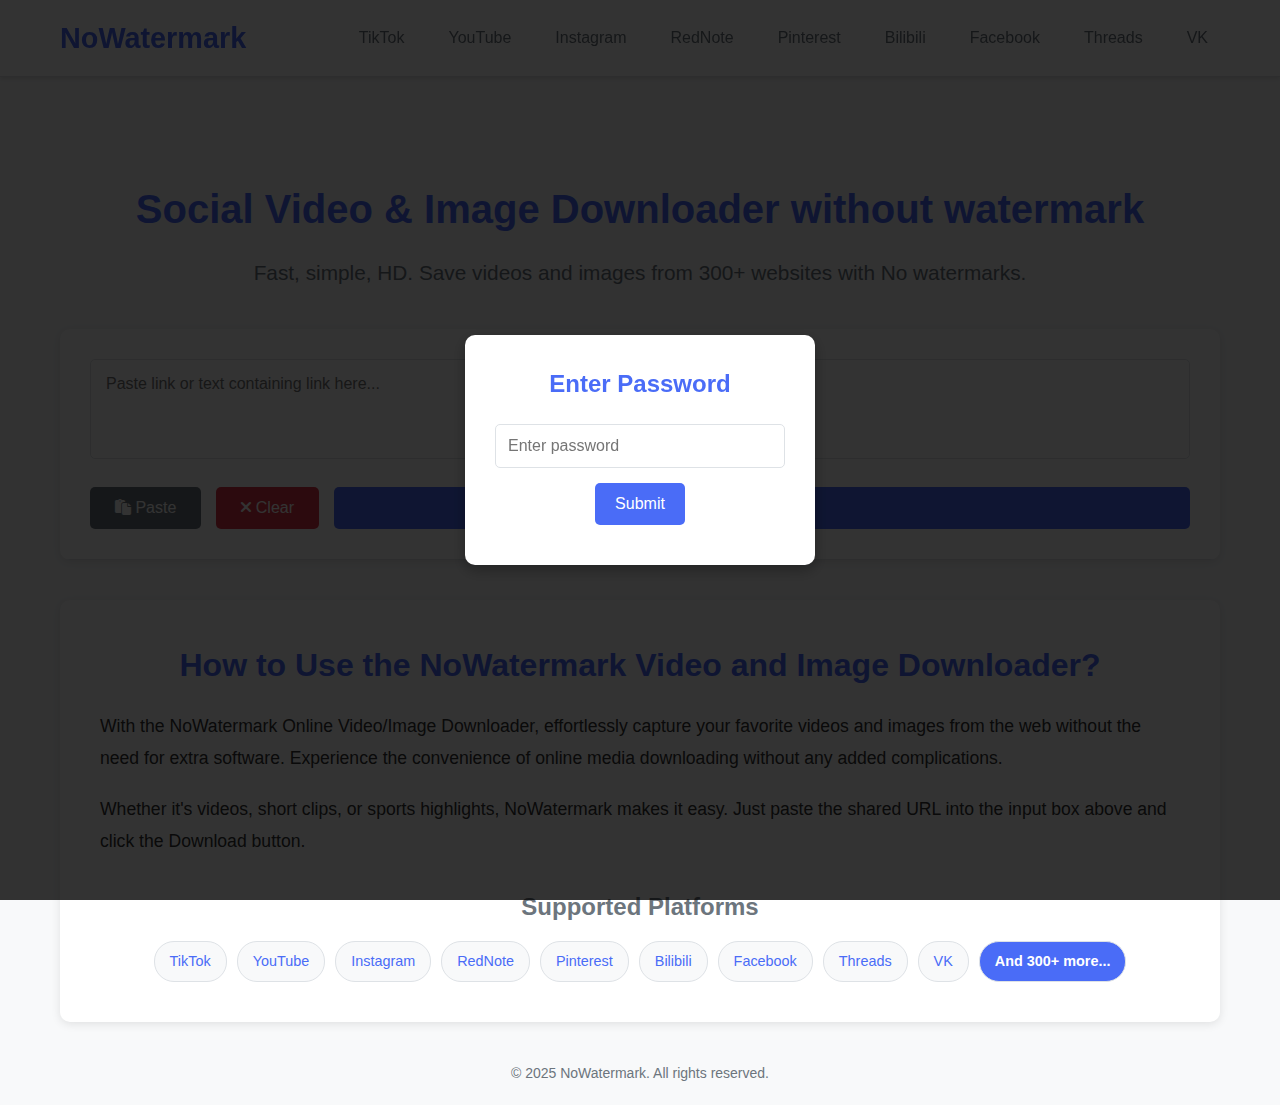
<file: index.html>
<!DOCTYPE html>
<html lang="en">
<head>
    <meta charset="UTF-8">
    <meta name="viewport" content="width=device-width, initial-scale=1.0">
    <title>NoWatermark - Social Video & Image Downloader without watermark</title>
    <link rel="stylesheet" href="css/style.css">
    <link rel="stylesheet" href="https://cdnjs.cloudflare.com/ajax/libs/font-awesome/6.0.0-beta3/css/all.min.css">
</head>
<body>
    <div class="password-modal" id="passwordModal">
        <div class="password-container">
            <h2>Enter Password</h2>
            <input type="password" id="passwordInput" placeholder="Enter password">
            <button id="submitPassword">Submit</button>
            <p id="passwordError" class="error-message"></p>
        </div>
    </div>

    <header class="top-header">
        <div class="container">
            <div class="logo">
                <h1>NoWatermark</h1>
            </div>
            <nav class="platform-nav">
                <a href="#" data-platform="tiktok">TikTok</a>
                <a href="#" data-platform="youtube">YouTube</a>
                <a href="#" data-platform="instagram">Instagram</a>
                <a href="#" data-platform="rednote">RedNote</a>
                <a href="#" data-platform="pinterest">Pinterest</a>
                <a href="#" data-platform="bilibili">Bilibili</a>
                <a href="#" data-platform="facebook">Facebook</a>
                <a href="#" data-platform="threads">Threads</a>
                <a href="#" data-platform="vk">VK</a>
            </nav>
        </div>
    </header>

    <div class="container">
        <section class="hero-section">
            <h2>Social Video & Image Downloader without watermark</h2>
            <p class="subtitle">Fast, simple, HD. Save videos and images from 300+ websites with No watermarks.</p>
        </section>

        <main>
            <div class="input-section">
                <textarea id="urlInput" placeholder="Paste link or text containing link here..."></textarea>
                <div class="button-group">
                    <button id="pasteButton"><i class="fas fa-paste"></i> Paste</button>
                    <button id="clearButton"><i class="fas fa-times"></i> Clear</button>
                    <button id="startButton">Start</button>
                </div>
            </div>

            <div class="result-section" id="resultSection">
                <div class="loader" id="loader">
                    <div class="spinner"></div>
                    <p>Processing...</p>
                </div>
                
                <div class="result-content" id="resultContent">
                    <h2 id="videoTitle"></h2>
                    
                    <div class="media-preview">
                        <div class="preview-container">
                            <h3>Video Preview</h3>
                            <div class="video-container" id="videoPreview"></div>
                            <button id="downloadVideo" class="download-button">
                                <i class="fas fa-download"></i> Download Video
                            </button>
                        </div>
                        
                        <div class="preview-container">
                            <h3>Cover Preview</h3>
                            <div class="image-container" id="coverPreview"></div>
                            <button id="downloadCover" class="download-button">
                                <i class="fas fa-download"></i> Download Cover
                            </button>
                        </div>
                    </div>
                </div>
                
                <div class="error-container" id="errorContainer">
                    <p id="errorMessage"></p>
                </div>
            </div>
        </main>

        <section class="how-to-use">
            <h2>How to Use the NoWatermark Video and Image Downloader?</h2>
            <div class="instructions">
                <p>With the NoWatermark Online Video/Image Downloader, effortlessly capture your favorite videos and images from the web without the need for extra software. Experience the convenience of online media downloading without any added complications.</p>
                
                <p>Whether it's videos, short clips, or sports highlights, NoWatermark makes it easy. Just paste the shared URL into the input box above and click the Download button.</p>
                
                <div class="supported-platforms">
                    <h3>Supported Platforms</h3>
                    <div class="platform-grid">
                        <span class="platform-tag">TikTok</span>
                        <span class="platform-tag">YouTube</span>
                        <span class="platform-tag">Instagram</span>
                        <span class="platform-tag">RedNote</span>
                        <span class="platform-tag">Pinterest</span>
                        <span class="platform-tag">Bilibili</span>
                        <span class="platform-tag">Facebook</span>
                        <span class="platform-tag">Threads</span>
                        <span class="platform-tag">VK</span>
                        <span class="platform-tag">And 300+ more...</span>
                    </div>
                </div>
            </div>
        </section>

        <footer>
            <p>&copy; 2025 NoWatermark. All rights reserved.</p>
        </footer>
    </div>

    <script src="js/script.js"></script>
</body>
</html>
</file>
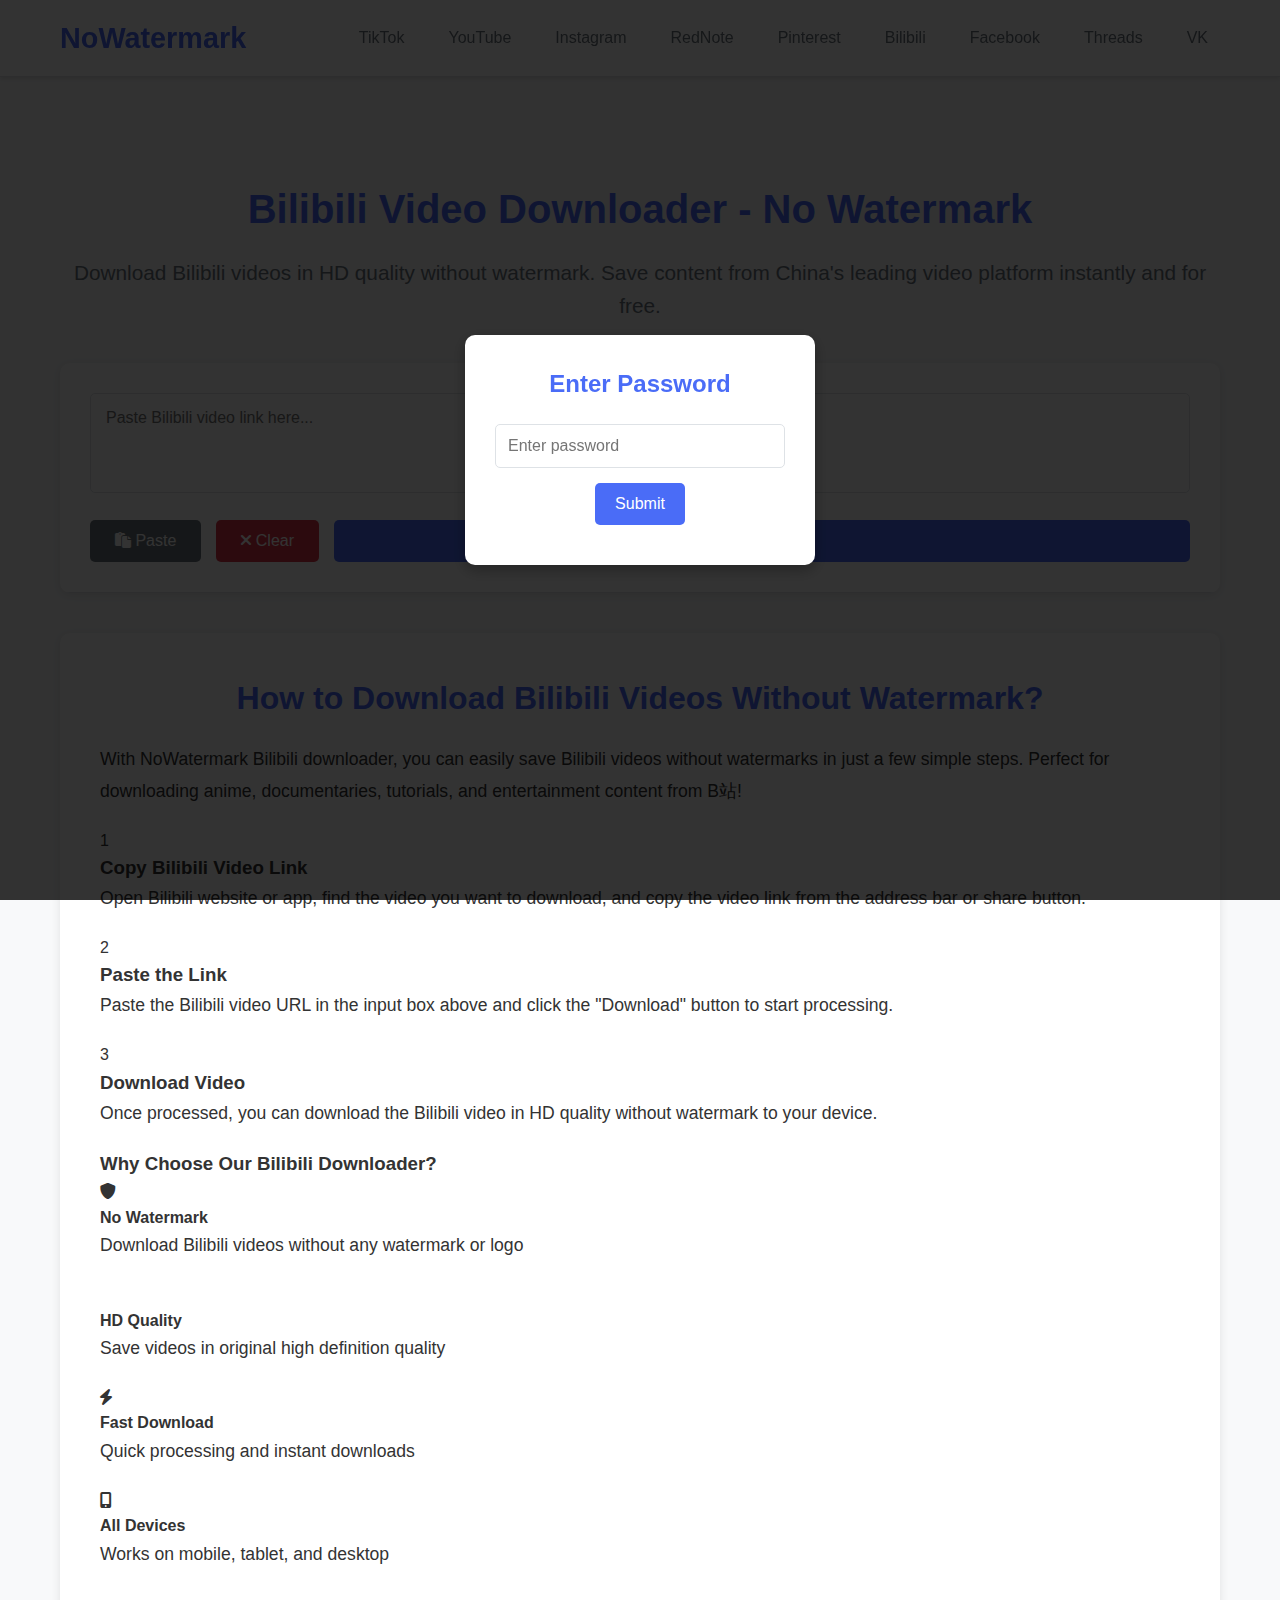
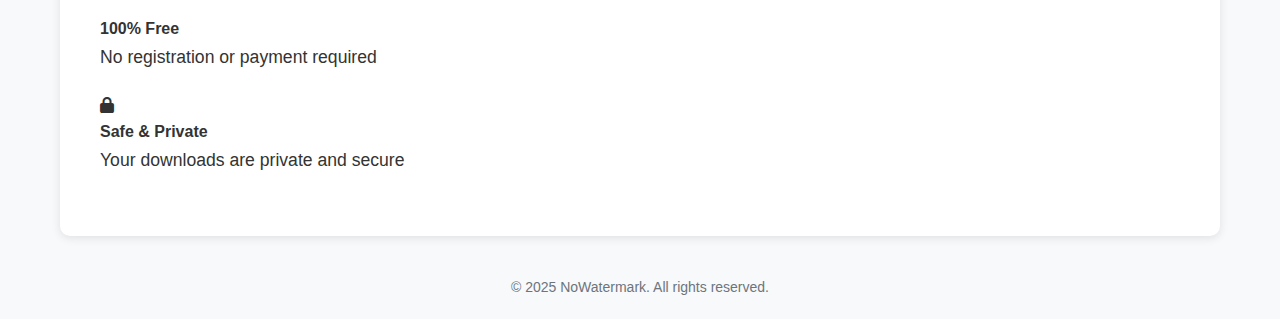
<file: bilibili.html>
<!DOCTYPE html>
<html lang="en">
<head>
    <meta charset="UTF-8">
    <meta name="viewport" content="width=device-width, initial-scale=1.0">
    
    <!-- SEO优化的TDK信息 -->
    <title>Bilibili Video Downloader - Download Bilibili Videos Without Watermark | NoWatermark</title>
    <meta name="description" content="Download Bilibili videos without watermark for free. Save Bilibili content in HD quality from the popular Chinese video platform instantly.">
    <meta name="keywords" content="Bilibili downloader, Bilibili video downloader, download Bilibili without watermark, Bilibili HD download, free Bilibili downloader, save Bilibili videos, B站下载器">
    
    <!-- Open Graph / Facebook -->
    <meta property="og:type" content="website">
    <meta property="og:url" content="https://nowatermark.top/bilibili">
    <meta property="og:title" content="Bilibili Video Downloader - No Watermark | NoWatermark">
    <meta property="og:description" content="Download Bilibili videos without watermark for free. Save Bilibili content in HD quality from the popular Chinese video platform.">
    <meta property="og:image" content="https://nowatermark.top/favicon-192.png">

    <!-- Twitter -->
    <meta property="twitter:card" content="summary_large_image">
    <meta property="twitter:url" content="https://nowatermark.top/bilibili">
    <meta property="twitter:title" content="Bilibili Video Downloader - No Watermark | NoWatermark">
    <meta property="twitter:description" content="Download Bilibili videos without watermark for free. Save Bilibili content in HD quality from the popular Chinese video platform.">
    <meta property="twitter:image" content="https://nowatermark.top/favicon-192.png">
    
    <!-- Favicon -->
    <link rel="icon" type="image/x-icon" href="/favicon.ico">
    <link rel="icon" type="image/png" sizes="32x32" href="/favicon-32.png">
    <link rel="icon" type="image/png" sizes="16x16" href="/favicon-16.png">
    <link rel="icon" type="image/png" sizes="192x192" href="/favicon-192.png">
    <link rel="apple-touch-icon" sizes="180x180" href="/apple-touch-icon.png">
    
    <!-- Schema.org structured data -->
    <script type="application/ld+json">
    {
      "@context": "https://schema.org",
      "@type": "WebApplication",
      "name": "NoWatermark Bilibili Downloader",
      "url": "https://nowatermark.top/bilibili",
      "description": "Free Bilibili video downloader that removes watermarks and saves videos in HD quality",
      "applicationCategory": "MultimediaApplication",
      "operatingSystem": "Web Browser",
      "offers": {
        "@type": "Offer",
        "price": "0",
        "priceCurrency": "USD"
      }
    }
    </script>
    
    <!-- Google Analytics -->
    <script async src="https://www.googletagmanager.com/gtag/js?id=GA_MEASUREMENT_ID"></script>
    <script>
      window.dataLayer = window.dataLayer || [];
      function gtag(){dataLayer.push(arguments);}
      gtag('js', new Date());
      gtag('config', 'GA_MEASUREMENT_ID');
    </script>
    
    <link rel="stylesheet" href="css/style.css">
    <link rel="stylesheet" href="https://cdnjs.cloudflare.com/ajax/libs/font-awesome/6.0.0-beta3/css/all.min.css">
</head>
<body>
    <div class="password-modal" id="passwordModal">
        <div class="password-container">
            <h2>Enter Password</h2>
            <input type="password" id="passwordInput" placeholder="Enter password">
            <button id="submitPassword">Submit</button>
            <p id="passwordError" class="error-message"></p>
        </div>
    </div>

    <header class="top-header">
        <div class="container">
            <div class="logo">
                <h1><a href="index.html" style="text-decoration: none; color: inherit;">NoWatermark</a></h1>
            </div>
            <nav class="platform-nav">
                <a href="tiktok.html" data-platform="tiktok">TikTok</a>
                <a href="youtube.html" data-platform="youtube">YouTube</a>
                <a href="instagram.html" data-platform="instagram">Instagram</a>
                <a href="rednote.html" data-platform="rednote">RedNote</a>
                <a href="pinterest.html" data-platform="pinterest">Pinterest</a>
                <a href="bilibili.html" data-platform="bilibili" class="active">Bilibili</a>
                <a href="facebook.html" data-platform="facebook">Facebook</a>
                <a href="threads.html" data-platform="threads">Threads</a>
                <a href="vk.html" data-platform="vk">VK</a>
            </nav>
        </div>
    </header>

    <div class="container">
        <section class="hero-section">
            <h2>Bilibili Video Downloader - No Watermark</h2>
            <p class="subtitle">Download Bilibili videos in HD quality without watermark. Save content from China's leading video platform instantly and for free.</p>
        </section>

        <main>
            <div class="input-section">
                <textarea id="urlInput" placeholder="Paste Bilibili video link here..."></textarea>
                <div class="button-group">
                    <button id="pasteButton"><i class="fas fa-paste"></i> Paste</button>
                    <button id="clearButton"><i class="fas fa-times"></i> Clear</button>
                    <button id="startButton">Download</button>
                </div>
            </div>

            <div class="result-section" id="resultSection">
                <div class="loader" id="loader">
                    <div class="spinner"></div>
                    <p>Processing Bilibili video...</p>
                </div>
                
                <div class="result-content" id="resultContent">
                    <h2 id="videoTitle"></h2>
                    
                    <div class="media-preview">
                        <div class="preview-container">
                            <h3>Video Preview</h3>
                            <div class="video-container" id="videoPreview"></div>
                            <button id="downloadVideo" class="download-button">
                                <i class="fas fa-download"></i> Download Video
                            </button>
                        </div>
                        
                        <div class="preview-container">
                            <h3>Thumbnail Preview</h3>
                            <div class="image-container" id="coverPreview"></div>
                            <button id="downloadCover" class="download-button">
                                <i class="fas fa-download"></i> Download Thumbnail
                            </button>
                        </div>
                    </div>
                </div>
                
                <div class="error-container" id="errorContainer">
                    <p id="errorMessage"></p>
                </div>
            </div>
        </main>

        <section class="how-to-use">
            <h2>How to Download Bilibili Videos Without Watermark?</h2>
            <div class="instructions">
                <p>With NoWatermark Bilibili downloader, you can easily save Bilibili videos without watermarks in just a few simple steps. Perfect for downloading anime, documentaries, tutorials, and entertainment content from B站!</p>
                
                <div class="steps">
                    <div class="step">
                        <div class="step-number">1</div>
                        <div class="step-content">
                            <h3>Copy Bilibili Video Link</h3>
                            <p>Open Bilibili website or app, find the video you want to download, and copy the video link from the address bar or share button.</p>
                        </div>
                    </div>
                    
                    <div class="step">
                        <div class="step-number">2</div>
                        <div class="step-content">
                            <h3>Paste the Link</h3>
                            <p>Paste the Bilibili video URL in the input box above and click the "Download" button to start processing.</p>
                        </div>
                    </div>
                    
                    <div class="step">
                        <div class="step-number">3</div>
                        <div class="step-content">
                            <h3>Download Video</h3>
                            <p>Once processed, you can download the Bilibili video in HD quality without watermark to your device.</p>
                        </div>
                    </div>
                </div>
                
                <div class="features">
                    <h3>Why Choose Our Bilibili Downloader?</h3>
                    <div class="feature-grid">
                        <div class="feature-item">
                            <i class="fas fa-shield-alt"></i>
                            <h4>No Watermark</h4>
                            <p>Download Bilibili videos without any watermark or logo</p>
                        </div>
                        <div class="feature-item">
                            <i class="fas fa-hd-video"></i>
                            <h4>HD Quality</h4>
                            <p>Save videos in original high definition quality</p>
                        </div>
                        <div class="feature-item">
                            <i class="fas fa-bolt"></i>
                            <h4>Fast Download</h4>
                            <p>Quick processing and instant downloads</p>
                        </div>
                        <div class="feature-item">
                            <i class="fas fa-mobile-alt"></i>
                            <h4>All Devices</h4>
                            <p>Works on mobile, tablet, and desktop</p>
                        </div>
                        <div class="feature-item">
                            <i class="fas fa-free"></i>
                            <h4>100% Free</h4>
                            <p>No registration or payment required</p>
                        </div>
                        <div class="feature-item">
                            <i class="fas fa-lock"></i>
                            <h4>Safe & Private</h4>
                            <p>Your downloads are private and secure</p>
                        </div>
                    </div>
                </div>
            </div>
        </section>

        <footer>
            <p>&copy; 2025 NoWatermark. All rights reserved.</p>
        </footer>
    </div>

    <script src="js/script.js"></script>
</body>
</html>
</file>
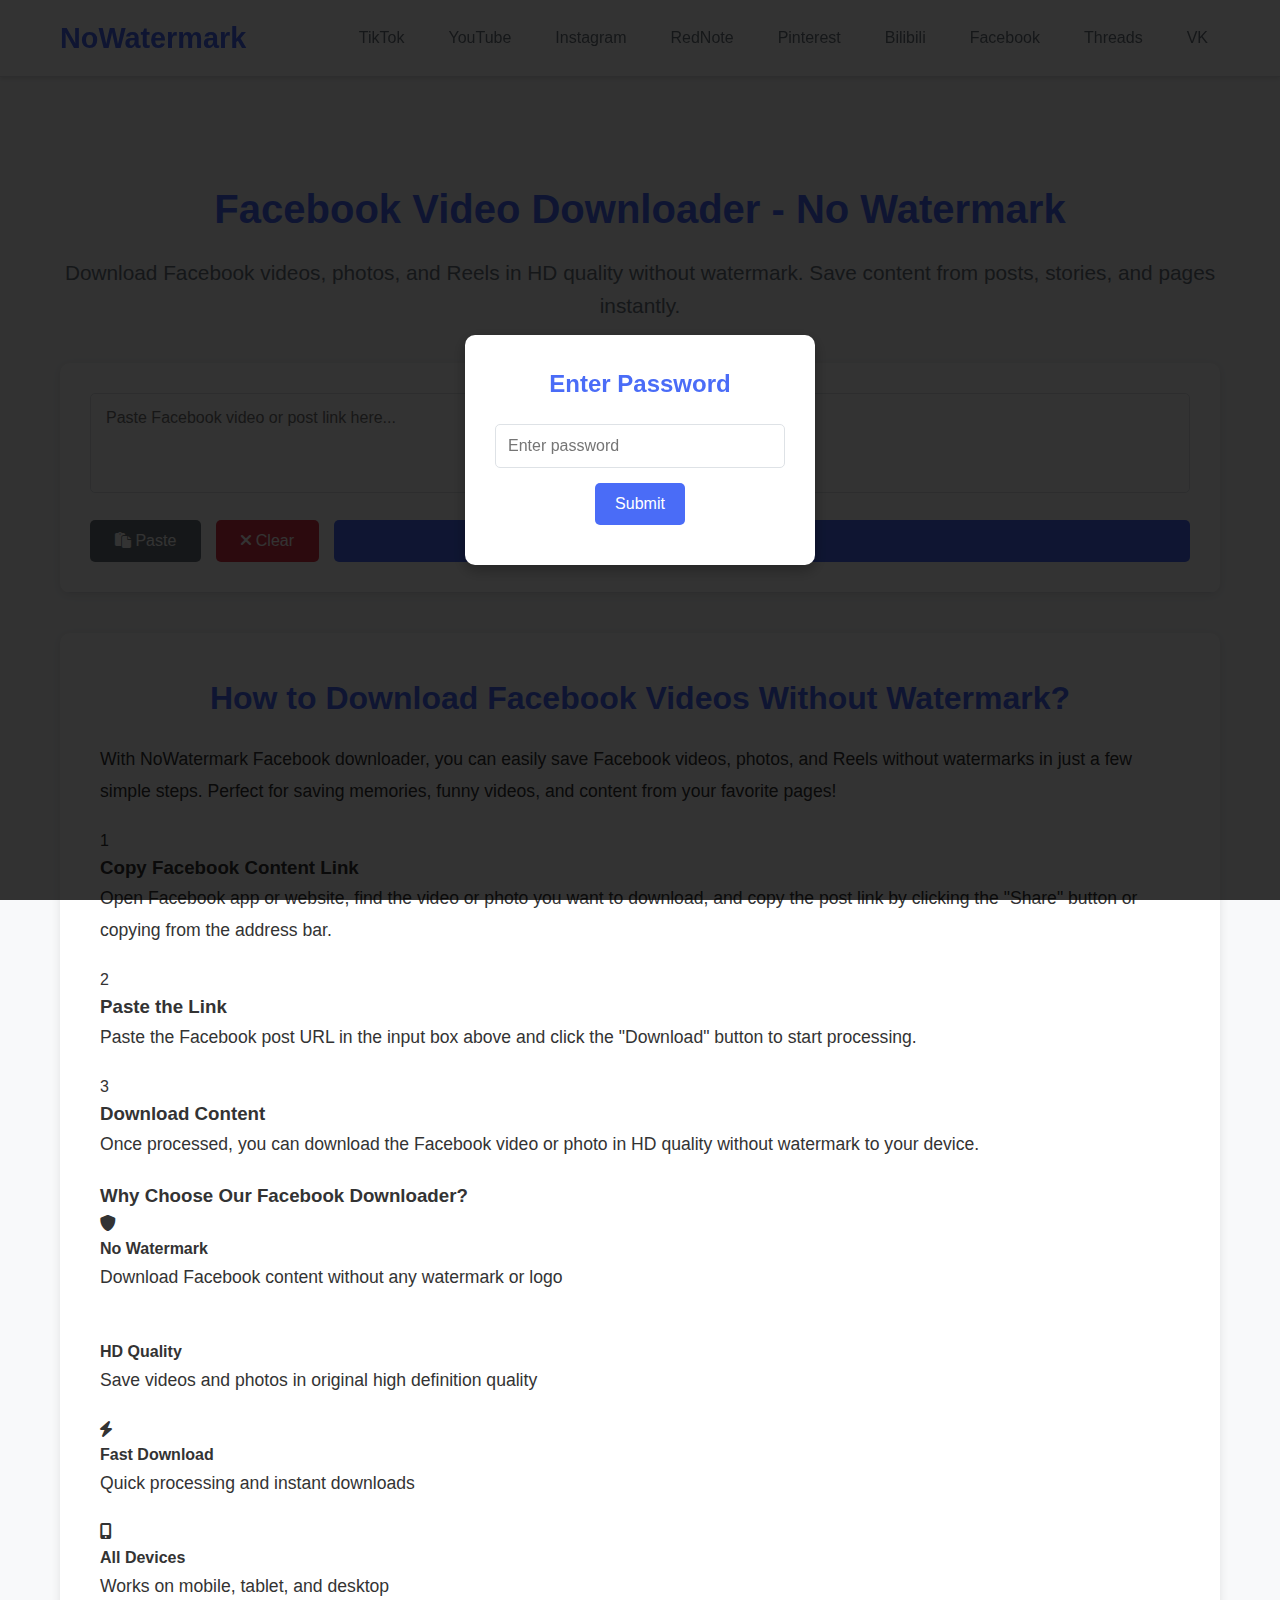
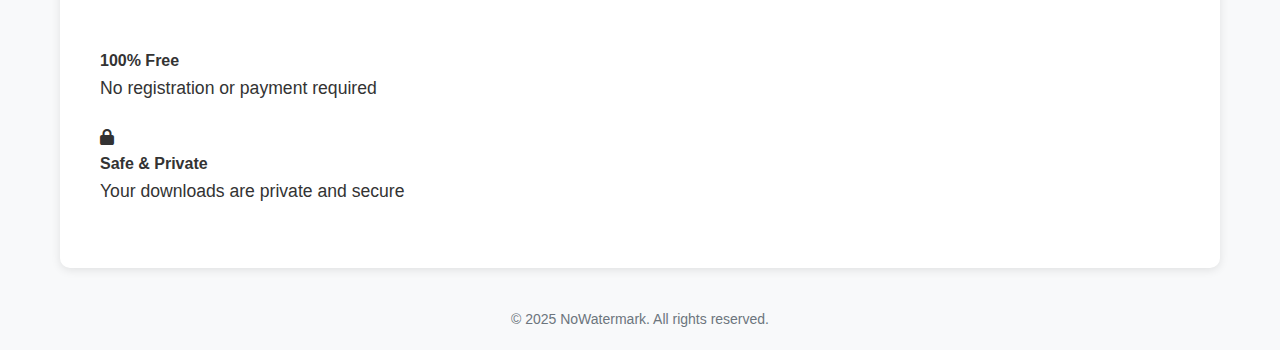
<file: facebook.html>
<!DOCTYPE html>
<html lang="en">
<head>
    <meta charset="UTF-8">
    <meta name="viewport" content="width=device-width, initial-scale=1.0">
    
    <!-- SEO优化的TDK信息 -->
    <title>Facebook Video Downloader - Download Facebook Videos Without Watermark | NoWatermark</title>
    <meta name="description" content="Download Facebook videos and photos without watermark for free. Save Facebook posts, stories, and Reels in HD quality from the world's largest social network.">
    <meta name="keywords" content="Facebook downloader, Facebook video downloader, download Facebook without watermark, Facebook HD download, free Facebook downloader, save Facebook videos, Facebook photo downloader">
    
    <!-- Open Graph / Facebook -->
    <meta property="og:type" content="website">
    <meta property="og:url" content="https://nowatermark.top/facebook">
    <meta property="og:title" content="Facebook Video Downloader - No Watermark | NoWatermark">
    <meta property="og:description" content="Download Facebook videos and photos without watermark for free. Save Facebook posts and content in HD quality instantly.">
    <meta property="og:image" content="https://nowatermark.top/favicon-192.png">

    <!-- Twitter -->
    <meta property="twitter:card" content="summary_large_image">
    <meta property="twitter:url" content="https://nowatermark.top/facebook">
    <meta property="twitter:title" content="Facebook Video Downloader - No Watermark | NoWatermark">
    <meta property="twitter:description" content="Download Facebook videos and photos without watermark for free. Save Facebook posts and content in HD quality instantly.">
    <meta property="twitter:image" content="https://nowatermark.top/favicon-192.png">
    
    <!-- Favicon -->
    <link rel="icon" type="image/x-icon" href="/favicon.ico">
    <link rel="icon" type="image/png" sizes="32x32" href="/favicon-32.png">
    <link rel="icon" type="image/png" sizes="16x16" href="/favicon-16.png">
    <link rel="icon" type="image/png" sizes="192x192" href="/favicon-192.png">
    <link rel="apple-touch-icon" sizes="180x180" href="/apple-touch-icon.png">
    
    <!-- Schema.org structured data -->
    <script type="application/ld+json">
    {
      "@context": "https://schema.org",
      "@type": "WebApplication",
      "name": "NoWatermark Facebook Downloader",
      "url": "https://nowatermark.top/facebook",
      "description": "Free Facebook video and photo downloader that removes watermarks and saves content in HD quality",
      "applicationCategory": "MultimediaApplication",
      "operatingSystem": "Web Browser",
      "offers": {
        "@type": "Offer",
        "price": "0",
        "priceCurrency": "USD"
      }
    }
    </script>
    
    <!-- Google Analytics -->
    <script async src="https://www.googletagmanager.com/gtag/js?id=GA_MEASUREMENT_ID"></script>
    <script>
      window.dataLayer = window.dataLayer || [];
      function gtag(){dataLayer.push(arguments);}
      gtag('js', new Date());
      gtag('config', 'GA_MEASUREMENT_ID');
    </script>
    
    <link rel="stylesheet" href="css/style.css">
    <link rel="stylesheet" href="https://cdnjs.cloudflare.com/ajax/libs/font-awesome/6.0.0-beta3/css/all.min.css">
</head>
<body>
    <div class="password-modal" id="passwordModal">
        <div class="password-container">
            <h2>Enter Password</h2>
            <input type="password" id="passwordInput" placeholder="Enter password">
            <button id="submitPassword">Submit</button>
            <p id="passwordError" class="error-message"></p>
        </div>
    </div>

    <header class="top-header">
        <div class="container">
            <div class="logo">
                <h1><a href="index.html" style="text-decoration: none; color: inherit;">NoWatermark</a></h1>
            </div>
            <nav class="platform-nav">
                <a href="tiktok.html" data-platform="tiktok">TikTok</a>
                <a href="youtube.html" data-platform="youtube">YouTube</a>
                <a href="instagram.html" data-platform="instagram">Instagram</a>
                <a href="rednote.html" data-platform="rednote">RedNote</a>
                <a href="pinterest.html" data-platform="pinterest">Pinterest</a>
                <a href="bilibili.html" data-platform="bilibili">Bilibili</a>
                <a href="facebook.html" data-platform="facebook" class="active">Facebook</a>
                <a href="threads.html" data-platform="threads">Threads</a>
                <a href="vk.html" data-platform="vk">VK</a>
            </nav>
        </div>
    </header>

    <div class="container">
        <section class="hero-section">
            <h2>Facebook Video Downloader - No Watermark</h2>
            <p class="subtitle">Download Facebook videos, photos, and Reels in HD quality without watermark. Save content from posts, stories, and pages instantly.</p>
        </section>

        <main>
            <div class="input-section">
                <textarea id="urlInput" placeholder="Paste Facebook video or post link here..."></textarea>
                <div class="button-group">
                    <button id="pasteButton"><i class="fas fa-paste"></i> Paste</button>
                    <button id="clearButton"><i class="fas fa-times"></i> Clear</button>
                    <button id="startButton">Download</button>
                </div>
            </div>

            <div class="result-section" id="resultSection">
                <div class="loader" id="loader">
                    <div class="spinner"></div>
                    <p>Processing Facebook content...</p>
                </div>
                
                <div class="result-content" id="resultContent">
                    <h2 id="videoTitle"></h2>
                    
                    <div class="media-preview">
                        <div class="preview-container">
                            <h3>Video Preview</h3>
                            <div class="video-container" id="videoPreview"></div>
                            <button id="downloadVideo" class="download-button">
                                <i class="fas fa-download"></i> Download Video
                            </button>
                        </div>
                        
                        <div class="preview-container">
                            <h3>Thumbnail Preview</h3>
                            <div class="image-container" id="coverPreview"></div>
                            <button id="downloadCover" class="download-button">
                                <i class="fas fa-download"></i> Download Photo
                            </button>
                        </div>
                    </div>
                </div>
                
                <div class="error-container" id="errorContainer">
                    <p id="errorMessage"></p>
                </div>
            </div>
        </main>

        <section class="how-to-use">
            <h2>How to Download Facebook Videos Without Watermark?</h2>
            <div class="instructions">
                <p>With NoWatermark Facebook downloader, you can easily save Facebook videos, photos, and Reels without watermarks in just a few simple steps. Perfect for saving memories, funny videos, and content from your favorite pages!</p>
                
                <div class="steps">
                    <div class="step">
                        <div class="step-number">1</div>
                        <div class="step-content">
                            <h3>Copy Facebook Content Link</h3>
                            <p>Open Facebook app or website, find the video or photo you want to download, and copy the post link by clicking the "Share" button or copying from the address bar.</p>
                        </div>
                    </div>
                    
                    <div class="step">
                        <div class="step-number">2</div>
                        <div class="step-content">
                            <h3>Paste the Link</h3>
                            <p>Paste the Facebook post URL in the input box above and click the "Download" button to start processing.</p>
                        </div>
                    </div>
                    
                    <div class="step">
                        <div class="step-number">3</div>
                        <div class="step-content">
                            <h3>Download Content</h3>
                            <p>Once processed, you can download the Facebook video or photo in HD quality without watermark to your device.</p>
                        </div>
                    </div>
                </div>
                
                <div class="features">
                    <h3>Why Choose Our Facebook Downloader?</h3>
                    <div class="feature-grid">
                        <div class="feature-item">
                            <i class="fas fa-shield-alt"></i>
                            <h4>No Watermark</h4>
                            <p>Download Facebook content without any watermark or logo</p>
                        </div>
                        <div class="feature-item">
                            <i class="fas fa-hd-video"></i>
                            <h4>HD Quality</h4>
                            <p>Save videos and photos in original high definition quality</p>
                        </div>
                        <div class="feature-item">
                            <i class="fas fa-bolt"></i>
                            <h4>Fast Download</h4>
                            <p>Quick processing and instant downloads</p>
                        </div>
                        <div class="feature-item">
                            <i class="fas fa-mobile-alt"></i>
                            <h4>All Devices</h4>
                            <p>Works on mobile, tablet, and desktop</p>
                        </div>
                        <div class="feature-item">
                            <i class="fas fa-free"></i>
                            <h4>100% Free</h4>
                            <p>No registration or payment required</p>
                        </div>
                        <div class="feature-item">
                            <i class="fas fa-lock"></i>
                            <h4>Safe & Private</h4>
                            <p>Your downloads are private and secure</p>
                        </div>
                    </div>
                </div>
            </div>
        </section>

        <footer>
            <p>&copy; 2025 NoWatermark. All rights reserved.</p>
        </footer>
    </div>

    <script src="js/script.js"></script>
</body>
</html>
</file>
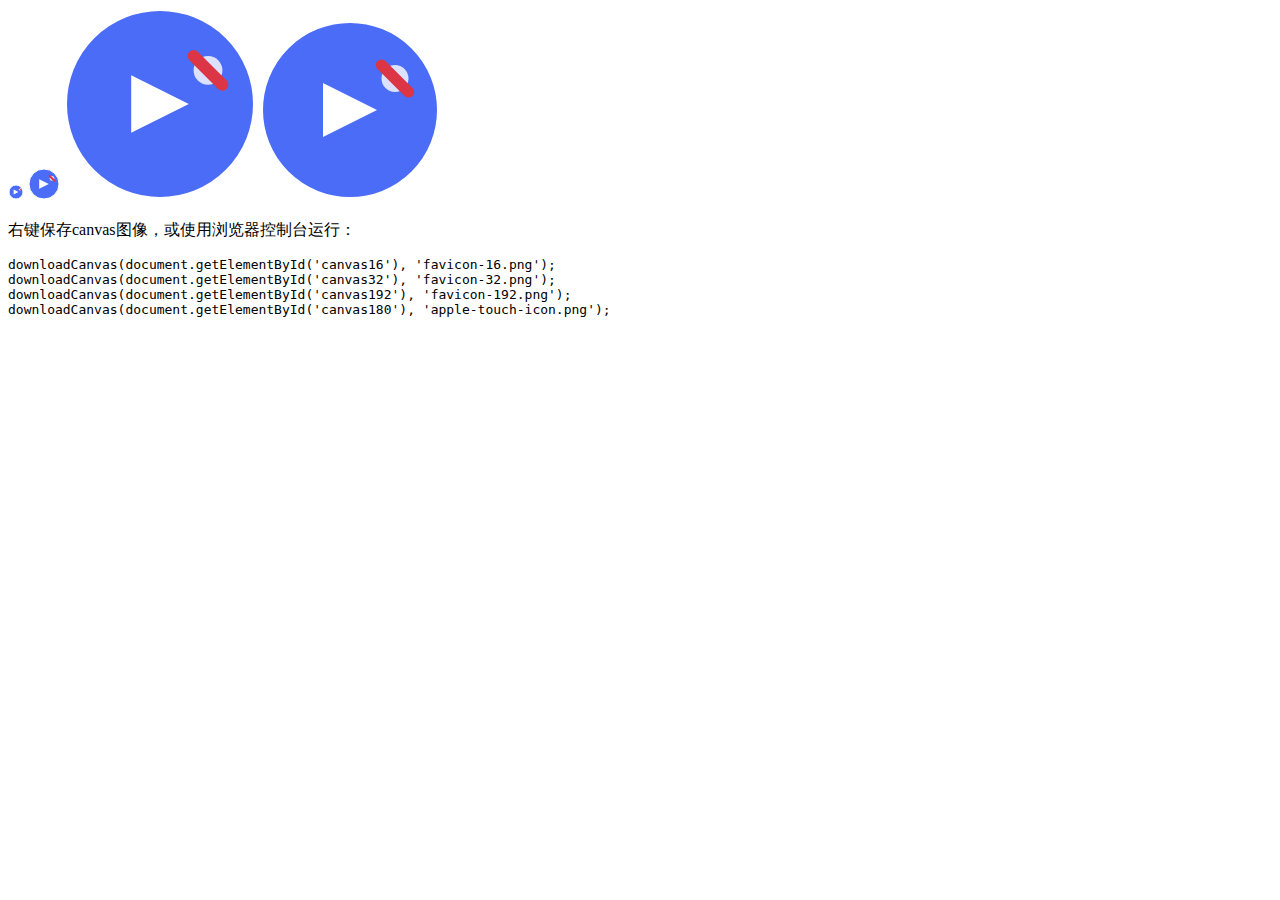
<file: favicon-generator.html>
<!DOCTYPE html>
<html>
<head>
<title>Favicon Generator</title>
</head>
<body>
<canvas id="canvas16" width="16" height="16"></canvas>
<canvas id="canvas32" width="32" height="32"></canvas>
<canvas id="canvas192" width="192" height="192"></canvas>
<canvas id="canvas180" width="180" height="180"></canvas>

<script>
function drawIcon(canvas, size) {
    const ctx = canvas.getContext('2d');
    const center = size / 2;
    
    // Background circle
    ctx.fillStyle = '#4a6cf7';
    ctx.beginPath();
    ctx.arc(center, center, size/2 - 1, 0, 2 * Math.PI);
    ctx.fill();
    
    // White border
    ctx.strokeStyle = '#ffffff';
    ctx.lineWidth = size > 32 ? 4 : 1;
    ctx.stroke();
    
    // Play button
    ctx.fillStyle = 'white';
    ctx.beginPath();
    const playSize = size * 0.3;
    ctx.moveTo(center - playSize/2, center - playSize/2);
    ctx.lineTo(center - playSize/2, center + playSize/2);
    ctx.lineTo(center + playSize/2, center);
    ctx.closePath();
    ctx.fill();
    
    // No watermark symbol (crossed water drop)
    ctx.save();
    ctx.translate(center + size/4, center - size/4);
    const dropSize = size * 0.15;
    
    // Water drop
    ctx.fillStyle = 'rgba(255, 255, 255, 0.8)';
    ctx.beginPath();
    ctx.arc(0, dropSize/2, dropSize/2, 0, 2 * Math.PI);
    ctx.fill();
    
    // Cross line
    ctx.strokeStyle = '#dc3545';
    ctx.lineWidth = Math.max(1, size/16);
    ctx.lineCap = 'round';
    ctx.beginPath();
    ctx.moveTo(-dropSize/2, 0);
    ctx.lineTo(dropSize/2, dropSize);
    ctx.stroke();
    
    ctx.restore();
}

// Draw different sizes
drawIcon(document.getElementById('canvas16'), 16);
drawIcon(document.getElementById('canvas32'), 32);
drawIcon(document.getElementById('canvas192'), 192);
drawIcon(document.getElementById('canvas180'), 180);

// Download function
function downloadCanvas(canvas, filename) {
    const link = document.createElement('a');
    link.download = filename;
    link.href = canvas.toDataURL();
    link.click();
}

// Auto download (you can uncomment to use)
// downloadCanvas(document.getElementById('canvas16'), 'favicon-16.png');
// downloadCanvas(document.getElementById('canvas32'), 'favicon-32.png');
// downloadCanvas(document.getElementById('canvas192'), 'favicon-192.png');
// downloadCanvas(document.getElementById('canvas180'), 'apple-touch-icon.png');
</script>

<p>右键保存canvas图像，或使用浏览器控制台运行：</p>
<pre>
downloadCanvas(document.getElementById('canvas16'), 'favicon-16.png');
downloadCanvas(document.getElementById('canvas32'), 'favicon-32.png');
downloadCanvas(document.getElementById('canvas192'), 'favicon-192.png');
downloadCanvas(document.getElementById('canvas180'), 'apple-touch-icon.png');
</pre>

</body>
</html>
</file>
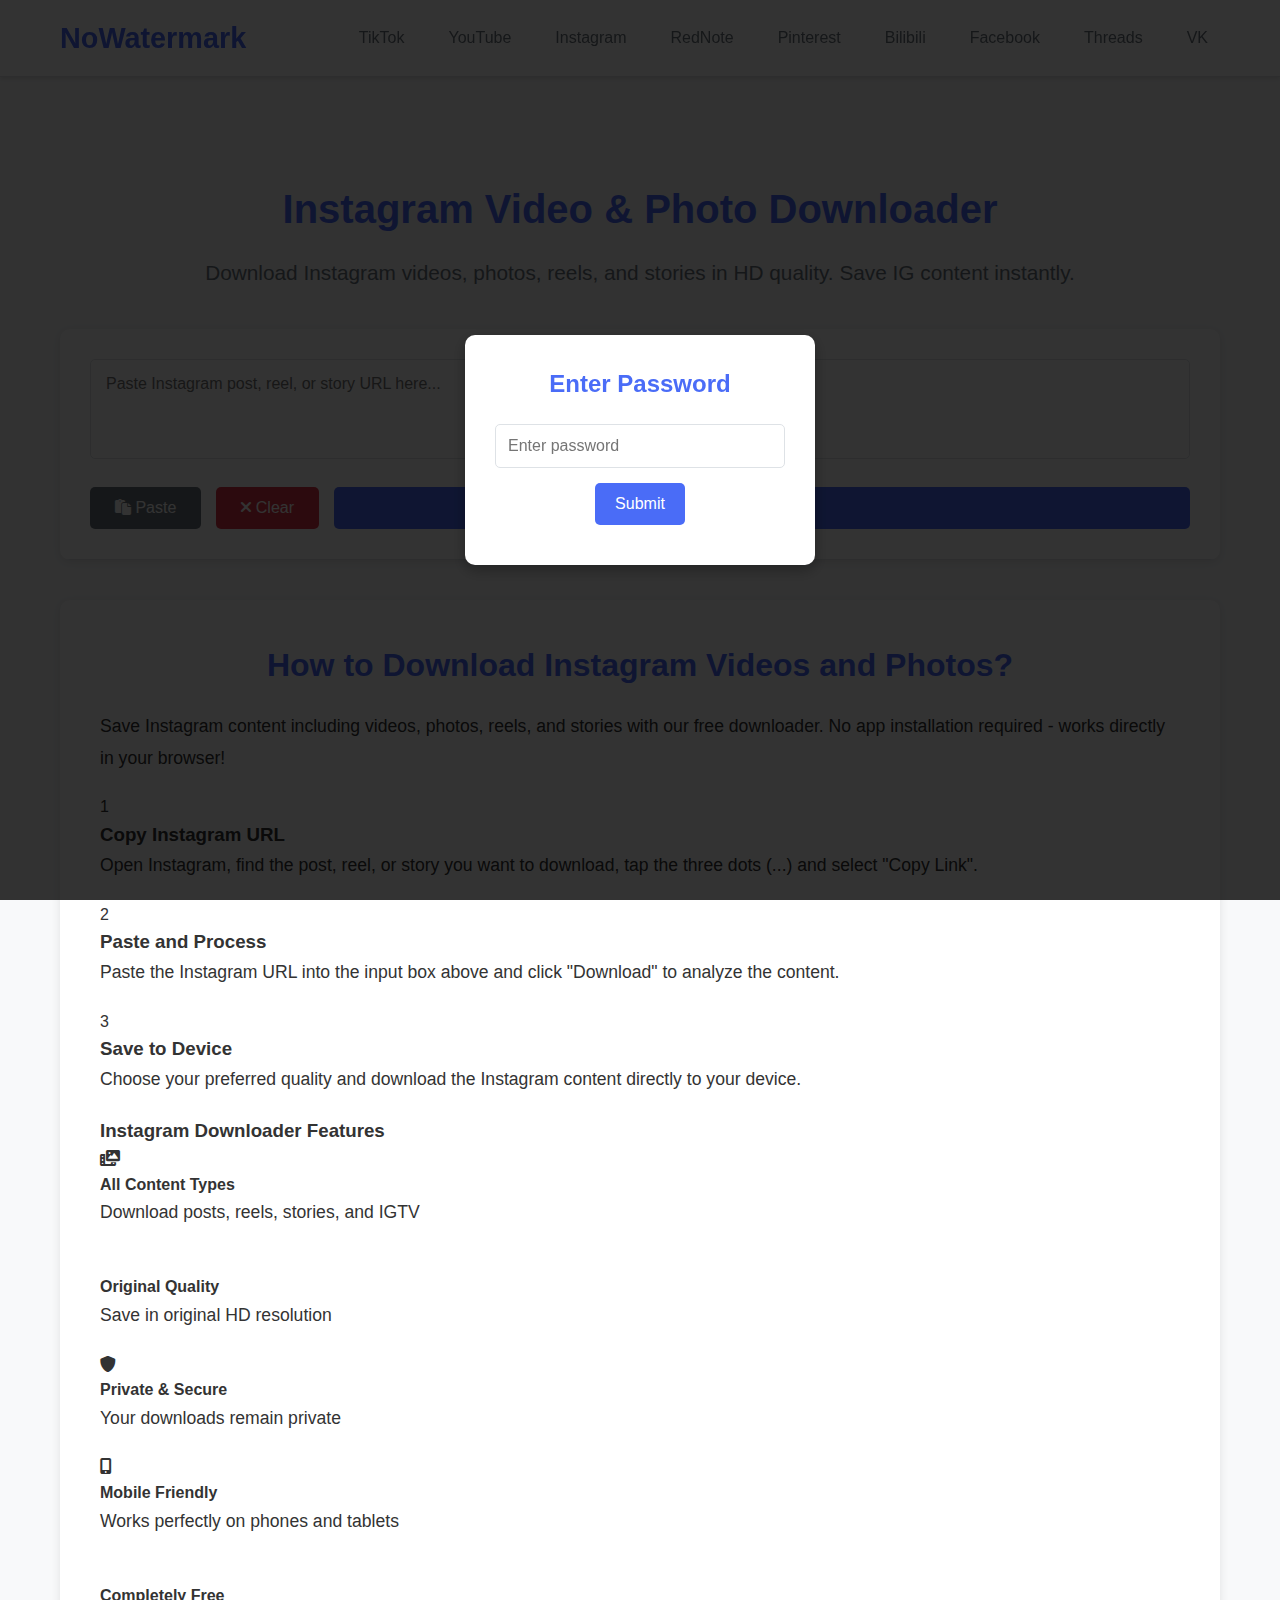
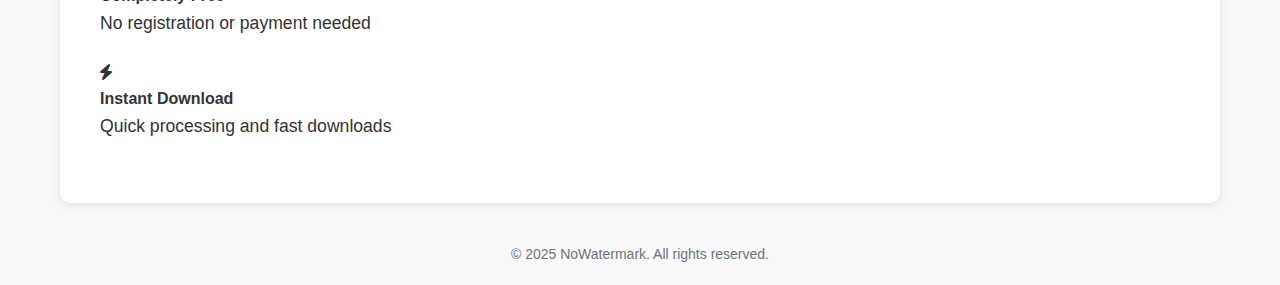
<file: instagram.html>
<!DOCTYPE html>
<html lang="en">
<head>
    <meta charset="UTF-8">
    <meta name="viewport" content="width=device-width, initial-scale=1.0">
    
    <!-- SEO优化的TDK信息 -->
    <title>Instagram Video & Photo Downloader - Save IG Reels, Stories, Photos | NoWatermark</title>
    <meta name="description" content="Download Instagram videos, photos, reels, and stories for free. Save Instagram content in HD quality without watermark. Works on all devices.">
    <meta name="keywords" content="Instagram downloader, Instagram video downloader, Instagram photo downloader, IG reels downloader, Instagram stories downloader, save Instagram videos">
    
    <!-- Open Graph / Facebook -->
    <meta property="og:type" content="website">
    <meta property="og:url" content="https://nowatermark.top/instagram.html">
    <meta property="og:title" content="Instagram Video & Photo Downloader | NoWatermark">
    <meta property="og:description" content="Download Instagram videos, photos, reels, and stories for free in HD quality.">
    <meta property="og:image" content="https://nowatermark.top/favicon-192.png">

    <!-- Twitter -->
    <meta property="twitter:card" content="summary_large_image">
    <meta property="twitter:url" content="https://nowatermark.top/instagram.html">
    <meta property="twitter:title" content="Instagram Video & Photo Downloader | NoWatermark">
    <meta property="twitter:description" content="Download Instagram videos, photos, reels, and stories for free in HD quality.">
    <meta property="twitter:image" content="https://nowatermark.top/favicon-192.png">
    
    <!-- Favicon -->
    <link rel="icon" type="image/x-icon" href="/favicon.ico">
    <link rel="icon" type="image/png" sizes="32x32" href="/favicon-32.png">
    <link rel="icon" type="image/png" sizes="16x16" href="/favicon-16.png">
    <link rel="icon" type="image/png" sizes="192x192" href="/favicon-192.png">
    <link rel="apple-touch-icon" sizes="180x180" href="/apple-touch-icon.png">
    
    <!-- Google tag (gtag.js) -->
    <script async src="https://www.googletagmanager.com/gtag/js?id=G-WEJD1NWJ7C"></script>
    <script>
      window.dataLayer = window.dataLayer || [];
      function gtag(){dataLayer.push(arguments);}
      gtag('js', new Date());

      gtag('config', 'G-WEJD1NWJ7C');
    </script>
    
    <link rel="stylesheet" href="css/style.css">
    <link rel="stylesheet" href="https://cdnjs.cloudflare.com/ajax/libs/font-awesome/6.0.0-beta3/css/all.min.css">
</head>
<body>
    <div class="password-modal" id="passwordModal">
        <div class="password-container">
            <h2>Enter Password</h2>
            <input type="password" id="passwordInput" placeholder="Enter password">
            <button id="submitPassword">Submit</button>
            <p id="passwordError" class="error-message"></p>
        </div>
    </div>

    <header class="top-header">
        <div class="container">
            <div class="logo">
                <h1><a href="index.html" style="text-decoration: none; color: inherit;">NoWatermark</a></h1>
            </div>
            <nav class="platform-nav">
                <a href="tiktok.html" data-platform="tiktok">TikTok</a>
                <a href="youtube.html" data-platform="youtube">YouTube</a>
                <a href="instagram.html" data-platform="instagram" class="active">Instagram</a>
                <a href="rednote.html" data-platform="rednote">RedNote</a>
                <a href="pinterest.html" data-platform="pinterest">Pinterest</a>
                <a href="bilibili.html" data-platform="bilibili">Bilibili</a>
                <a href="facebook.html" data-platform="facebook">Facebook</a>
                <a href="threads.html" data-platform="threads">Threads</a>
                <a href="vk.html" data-platform="vk">VK</a>
            </nav>
        </div>
    </header>

    <div class="container">
        <section class="hero-section">
            <h2>Instagram Video & Photo Downloader</h2>
            <p class="subtitle">Download Instagram videos, photos, reels, and stories in HD quality. Save IG content instantly.</p>
        </section>

        <main>
            <div class="input-section">
                <textarea id="urlInput" placeholder="Paste Instagram post, reel, or story URL here..."></textarea>
                <div class="button-group">
                    <button id="pasteButton"><i class="fas fa-paste"></i> Paste</button>
                    <button id="clearButton"><i class="fas fa-times"></i> Clear</button>
                    <button id="startButton">Download</button>
                </div>
            </div>

            <div class="result-section" id="resultSection">
                <div class="loader" id="loader">
                    <div class="spinner"></div>
                    <p>Processing Instagram content...</p>
                </div>
                
                <div class="result-content" id="resultContent">
                    <h2 id="videoTitle"></h2>
                    
                    <div class="media-preview">
                        <div class="preview-container">
                            <h3>Media Preview</h3>
                            <div class="video-container" id="videoPreview"></div>
                            <button id="downloadVideo" class="download-button">
                                <i class="fas fa-download"></i> Download Media
                            </button>
                        </div>
                        
                        <div class="preview-container">
                            <h3>Thumbnail Preview</h3>
                            <div class="image-container" id="coverPreview"></div>
                            <button id="downloadCover" class="download-button">
                                <i class="fas fa-download"></i> Download Thumbnail
                            </button>
                        </div>
                    </div>
                </div>
                
                <div class="error-container" id="errorContainer">
                    <p id="errorMessage"></p>
                </div>
            </div>
        </main>

        <section class="how-to-use">
            <h2>How to Download Instagram Videos and Photos?</h2>
            <div class="instructions">
                <p>Save Instagram content including videos, photos, reels, and stories with our free downloader. No app installation required - works directly in your browser!</p>
                
                <div class="steps">
                    <div class="step">
                        <div class="step-number">1</div>
                        <div class="step-content">
                            <h3>Copy Instagram URL</h3>
                            <p>Open Instagram, find the post, reel, or story you want to download, tap the three dots (...) and select "Copy Link".</p>
                        </div>
                    </div>
                    
                    <div class="step">
                        <div class="step-number">2</div>
                        <div class="step-content">
                            <h3>Paste and Process</h3>
                            <p>Paste the Instagram URL into the input box above and click "Download" to analyze the content.</p>
                        </div>
                    </div>
                    
                    <div class="step">
                        <div class="step-number">3</div>
                        <div class="step-content">
                            <h3>Save to Device</h3>
                            <p>Choose your preferred quality and download the Instagram content directly to your device.</p>
                        </div>
                    </div>
                </div>
                
                <div class="features">
                    <h3>Instagram Downloader Features</h3>
                    <div class="feature-grid">
                        <div class="feature-item">
                            <i class="fas fa-photo-video"></i>
                            <h4>All Content Types</h4>
                            <p>Download posts, reels, stories, and IGTV</p>
                        </div>
                        <div class="feature-item">
                            <i class="fas fa-hd-video"></i>
                            <h4>Original Quality</h4>
                            <p>Save in original HD resolution</p>
                        </div>
                        <div class="feature-item">
                            <i class="fas fa-shield-alt"></i>
                            <h4>Private & Secure</h4>
                            <p>Your downloads remain private</p>
                        </div>
                        <div class="feature-item">
                            <i class="fas fa-mobile-alt"></i>
                            <h4>Mobile Friendly</h4>
                            <p>Works perfectly on phones and tablets</p>
                        </div>
                        <div class="feature-item">
                            <i class="fas fa-free"></i>
                            <h4>Completely Free</h4>
                            <p>No registration or payment needed</p>
                        </div>
                        <div class="feature-item">
                            <i class="fas fa-bolt"></i>
                            <h4>Instant Download</h4>
                            <p>Quick processing and fast downloads</p>
                        </div>
                    </div>
                </div>
            </div>
        </section>

        <footer>
            <p>&copy; 2025 NoWatermark. All rights reserved.</p>
        </footer>
    </div>

    <script src="js/script.js"></script>
</body>
</html>
</file>
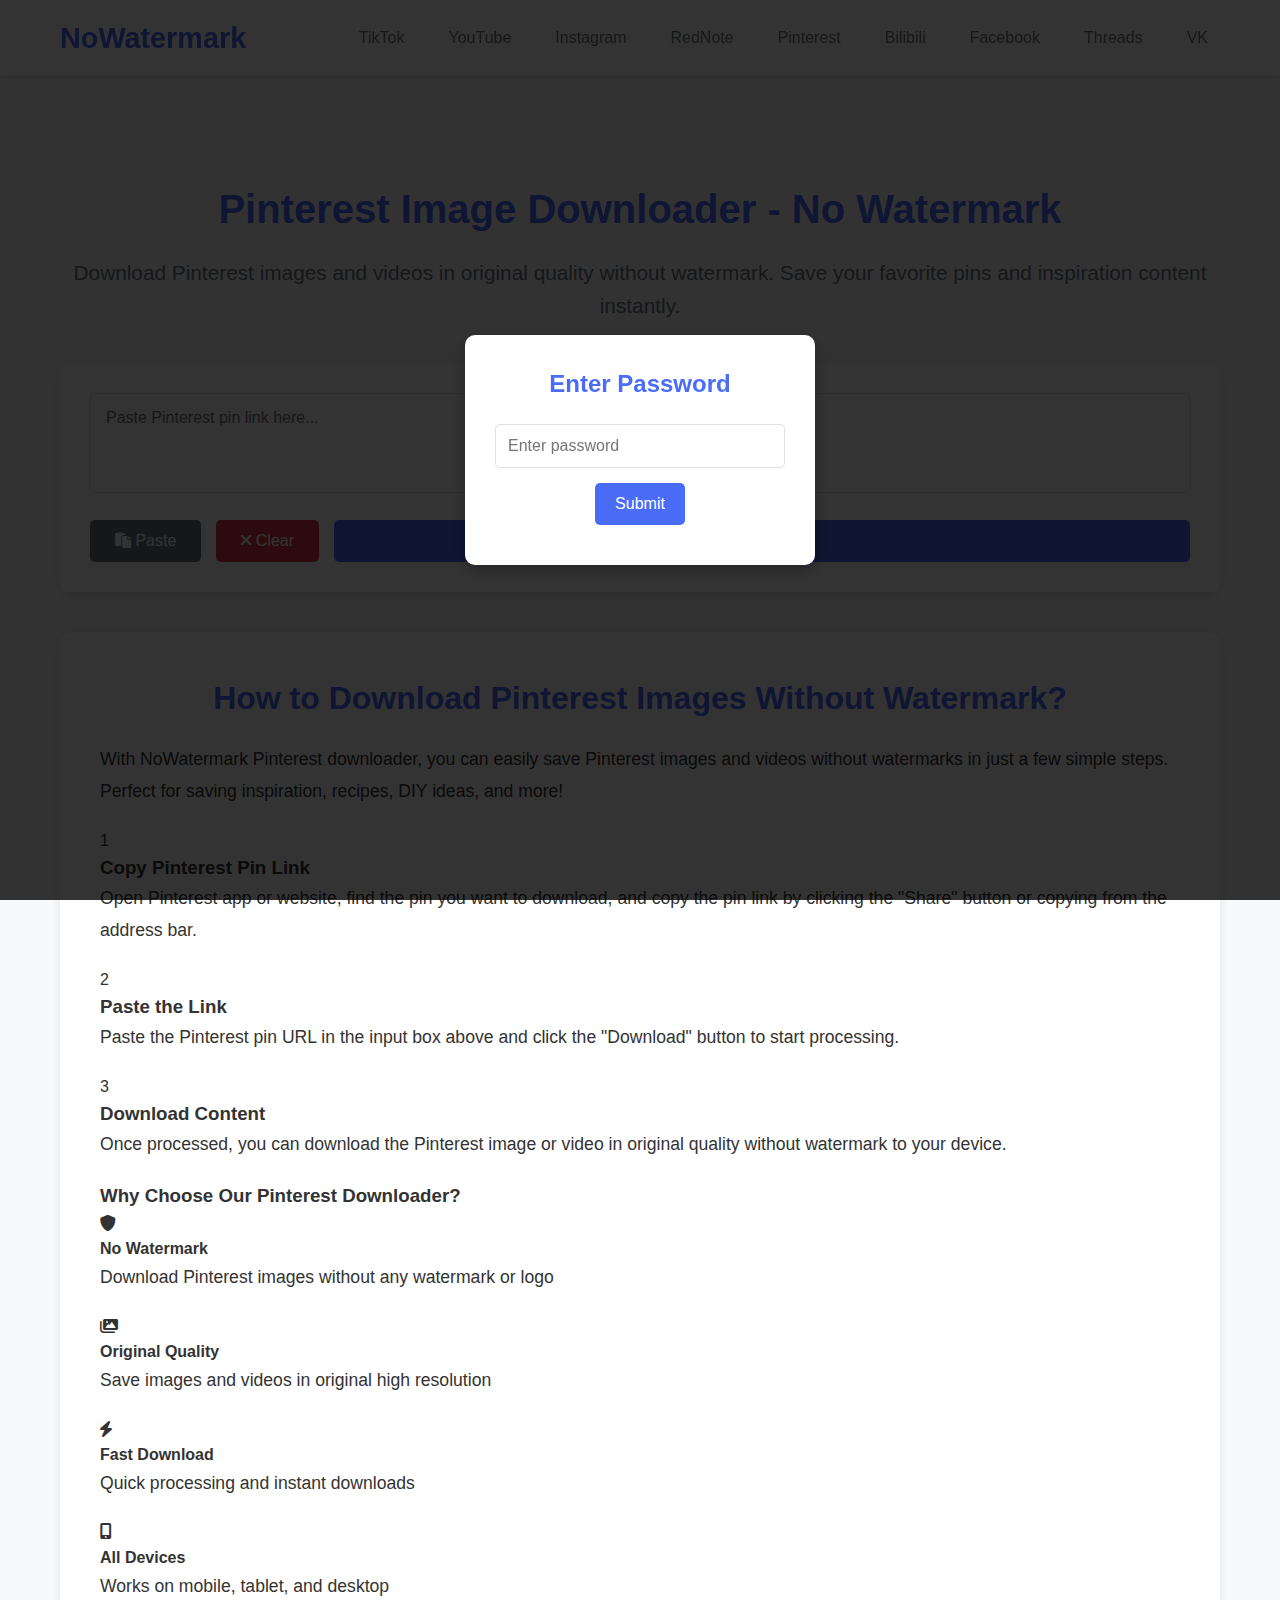
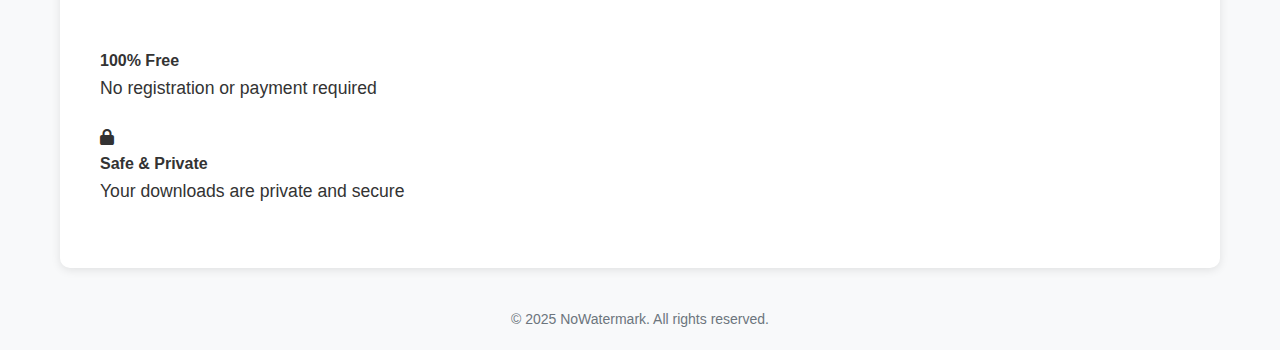
<file: pinterest.html>
<!DOCTYPE html>
<html lang="en">
<head>
    <meta charset="UTF-8">
    <meta name="viewport" content="width=device-width, initial-scale=1.0">
    
    <!-- SEO优化的TDK信息 -->
    <title>Pinterest Image Downloader - Download Pinterest Images Without Watermark | NoWatermark</title>
    <meta name="description" content="Download Pinterest images and videos without watermark for free. Save high-quality pins, boards content, and inspiration images instantly.">
    <meta name="keywords" content="Pinterest downloader, Pinterest image downloader, download Pinterest without watermark, Pinterest HD download, free Pinterest downloader, save Pinterest images, pin downloader">
    
    <!-- Open Graph / Facebook -->
    <meta property="og:type" content="website">
    <meta property="og:url" content="https://nowatermark.top/pinterest">
    <meta property="og:title" content="Pinterest Image Downloader - No Watermark | NoWatermark">
    <meta property="og:description" content="Download Pinterest images and videos without watermark for free. Save high-quality pins and inspiration content instantly.">
    <meta property="og:image" content="https://nowatermark.top/favicon-192.png">

    <!-- Twitter -->
    <meta property="twitter:card" content="summary_large_image">
    <meta property="twitter:url" content="https://nowatermark.top/pinterest">
    <meta property="twitter:title" content="Pinterest Image Downloader - No Watermark | NoWatermark">
    <meta property="twitter:description" content="Download Pinterest images and videos without watermark for free. Save high-quality pins and inspiration content instantly.">
    <meta property="twitter:image" content="https://nowatermark.top/favicon-192.png">
    
    <!-- Favicon -->
    <link rel="icon" type="image/x-icon" href="/favicon.ico">
    <link rel="icon" type="image/png" sizes="32x32" href="/favicon-32.png">
    <link rel="icon" type="image/png" sizes="16x16" href="/favicon-16.png">
    <link rel="icon" type="image/png" sizes="192x192" href="/favicon-192.png">
    <link rel="apple-touch-icon" sizes="180x180" href="/apple-touch-icon.png">
    
    <!-- Schema.org structured data -->
    <script type="application/ld+json">
    {
      "@context": "https://schema.org",
      "@type": "WebApplication",
      "name": "NoWatermark Pinterest Downloader",
      "url": "https://nowatermark.top/pinterest",
      "description": "Free Pinterest image and video downloader that removes watermarks and saves content in HD quality",
      "applicationCategory": "MultimediaApplication",
      "operatingSystem": "Web Browser",
      "offers": {
        "@type": "Offer",
        "price": "0",
        "priceCurrency": "USD"
      }
    }
    </script>
    
    <!-- Google Analytics -->
    <script async src="https://www.googletagmanager.com/gtag/js?id=GA_MEASUREMENT_ID"></script>
    <script>
      window.dataLayer = window.dataLayer || [];
      function gtag(){dataLayer.push(arguments);}
      gtag('js', new Date());
      gtag('config', 'GA_MEASUREMENT_ID');
    </script>
    
    <link rel="stylesheet" href="css/style.css">
    <link rel="stylesheet" href="https://cdnjs.cloudflare.com/ajax/libs/font-awesome/6.0.0-beta3/css/all.min.css">
</head>
<body>
    <div class="password-modal" id="passwordModal">
        <div class="password-container">
            <h2>Enter Password</h2>
            <input type="password" id="passwordInput" placeholder="Enter password">
            <button id="submitPassword">Submit</button>
            <p id="passwordError" class="error-message"></p>
        </div>
    </div>

    <header class="top-header">
        <div class="container">
            <div class="logo">
                <h1><a href="index.html" style="text-decoration: none; color: inherit;">NoWatermark</a></h1>
            </div>
            <nav class="platform-nav">
                <a href="tiktok.html" data-platform="tiktok">TikTok</a>
                <a href="youtube.html" data-platform="youtube">YouTube</a>
                <a href="instagram.html" data-platform="instagram">Instagram</a>
                <a href="rednote.html" data-platform="rednote">RedNote</a>
                <a href="pinterest.html" data-platform="pinterest" class="active">Pinterest</a>
                <a href="bilibili.html" data-platform="bilibili">Bilibili</a>
                <a href="facebook.html" data-platform="facebook">Facebook</a>
                <a href="threads.html" data-platform="threads">Threads</a>
                <a href="vk.html" data-platform="vk">VK</a>
            </nav>
        </div>
    </header>

    <div class="container">
        <section class="hero-section">
            <h2>Pinterest Image Downloader - No Watermark</h2>
            <p class="subtitle">Download Pinterest images and videos in original quality without watermark. Save your favorite pins and inspiration content instantly.</p>
        </section>

        <main>
            <div class="input-section">
                <textarea id="urlInput" placeholder="Paste Pinterest pin link here..."></textarea>
                <div class="button-group">
                    <button id="pasteButton"><i class="fas fa-paste"></i> Paste</button>
                    <button id="clearButton"><i class="fas fa-times"></i> Clear</button>
                    <button id="startButton">Download</button>
                </div>
            </div>

            <div class="result-section" id="resultSection">
                <div class="loader" id="loader">
                    <div class="spinner"></div>
                    <p>Processing Pinterest content...</p>
                </div>
                
                <div class="result-content" id="resultContent">
                    <h2 id="videoTitle"></h2>
                    
                    <div class="media-preview">
                        <div class="preview-container">
                            <h3>Video Preview</h3>
                            <div class="video-container" id="videoPreview"></div>
                            <button id="downloadVideo" class="download-button">
                                <i class="fas fa-download"></i> Download Video
                            </button>
                        </div>
                        
                        <div class="preview-container">
                            <h3>Image Preview</h3>
                            <div class="image-container" id="coverPreview"></div>
                            <button id="downloadCover" class="download-button">
                                <i class="fas fa-download"></i> Download Image
                            </button>
                        </div>
                    </div>
                </div>
                
                <div class="error-container" id="errorContainer">
                    <p id="errorMessage"></p>
                </div>
            </div>
        </main>

        <section class="how-to-use">
            <h2>How to Download Pinterest Images Without Watermark?</h2>
            <div class="instructions">
                <p>With NoWatermark Pinterest downloader, you can easily save Pinterest images and videos without watermarks in just a few simple steps. Perfect for saving inspiration, recipes, DIY ideas, and more!</p>
                
                <div class="steps">
                    <div class="step">
                        <div class="step-number">1</div>
                        <div class="step-content">
                            <h3>Copy Pinterest Pin Link</h3>
                            <p>Open Pinterest app or website, find the pin you want to download, and copy the pin link by clicking the "Share" button or copying from the address bar.</p>
                        </div>
                    </div>
                    
                    <div class="step">
                        <div class="step-number">2</div>
                        <div class="step-content">
                            <h3>Paste the Link</h3>
                            <p>Paste the Pinterest pin URL in the input box above and click the "Download" button to start processing.</p>
                        </div>
                    </div>
                    
                    <div class="step">
                        <div class="step-number">3</div>
                        <div class="step-content">
                            <h3>Download Content</h3>
                            <p>Once processed, you can download the Pinterest image or video in original quality without watermark to your device.</p>
                        </div>
                    </div>
                </div>
                
                <div class="features">
                    <h3>Why Choose Our Pinterest Downloader?</h3>
                    <div class="feature-grid">
                        <div class="feature-item">
                            <i class="fas fa-shield-alt"></i>
                            <h4>No Watermark</h4>
                            <p>Download Pinterest images without any watermark or logo</p>
                        </div>
                        <div class="feature-item">
                            <i class="fas fa-images"></i>
                            <h4>Original Quality</h4>
                            <p>Save images and videos in original high resolution</p>
                        </div>
                        <div class="feature-item">
                            <i class="fas fa-bolt"></i>
                            <h4>Fast Download</h4>
                            <p>Quick processing and instant downloads</p>
                        </div>
                        <div class="feature-item">
                            <i class="fas fa-mobile-alt"></i>
                            <h4>All Devices</h4>
                            <p>Works on mobile, tablet, and desktop</p>
                        </div>
                        <div class="feature-item">
                            <i class="fas fa-free"></i>
                            <h4>100% Free</h4>
                            <p>No registration or payment required</p>
                        </div>
                        <div class="feature-item">
                            <i class="fas fa-lock"></i>
                            <h4>Safe & Private</h4>
                            <p>Your downloads are private and secure</p>
                        </div>
                    </div>
                </div>
            </div>
        </section>

        <footer>
            <p>&copy; 2025 NoWatermark. All rights reserved.</p>
        </footer>
    </div>

    <script src="js/script.js"></script>
</body>
</html>
</file>
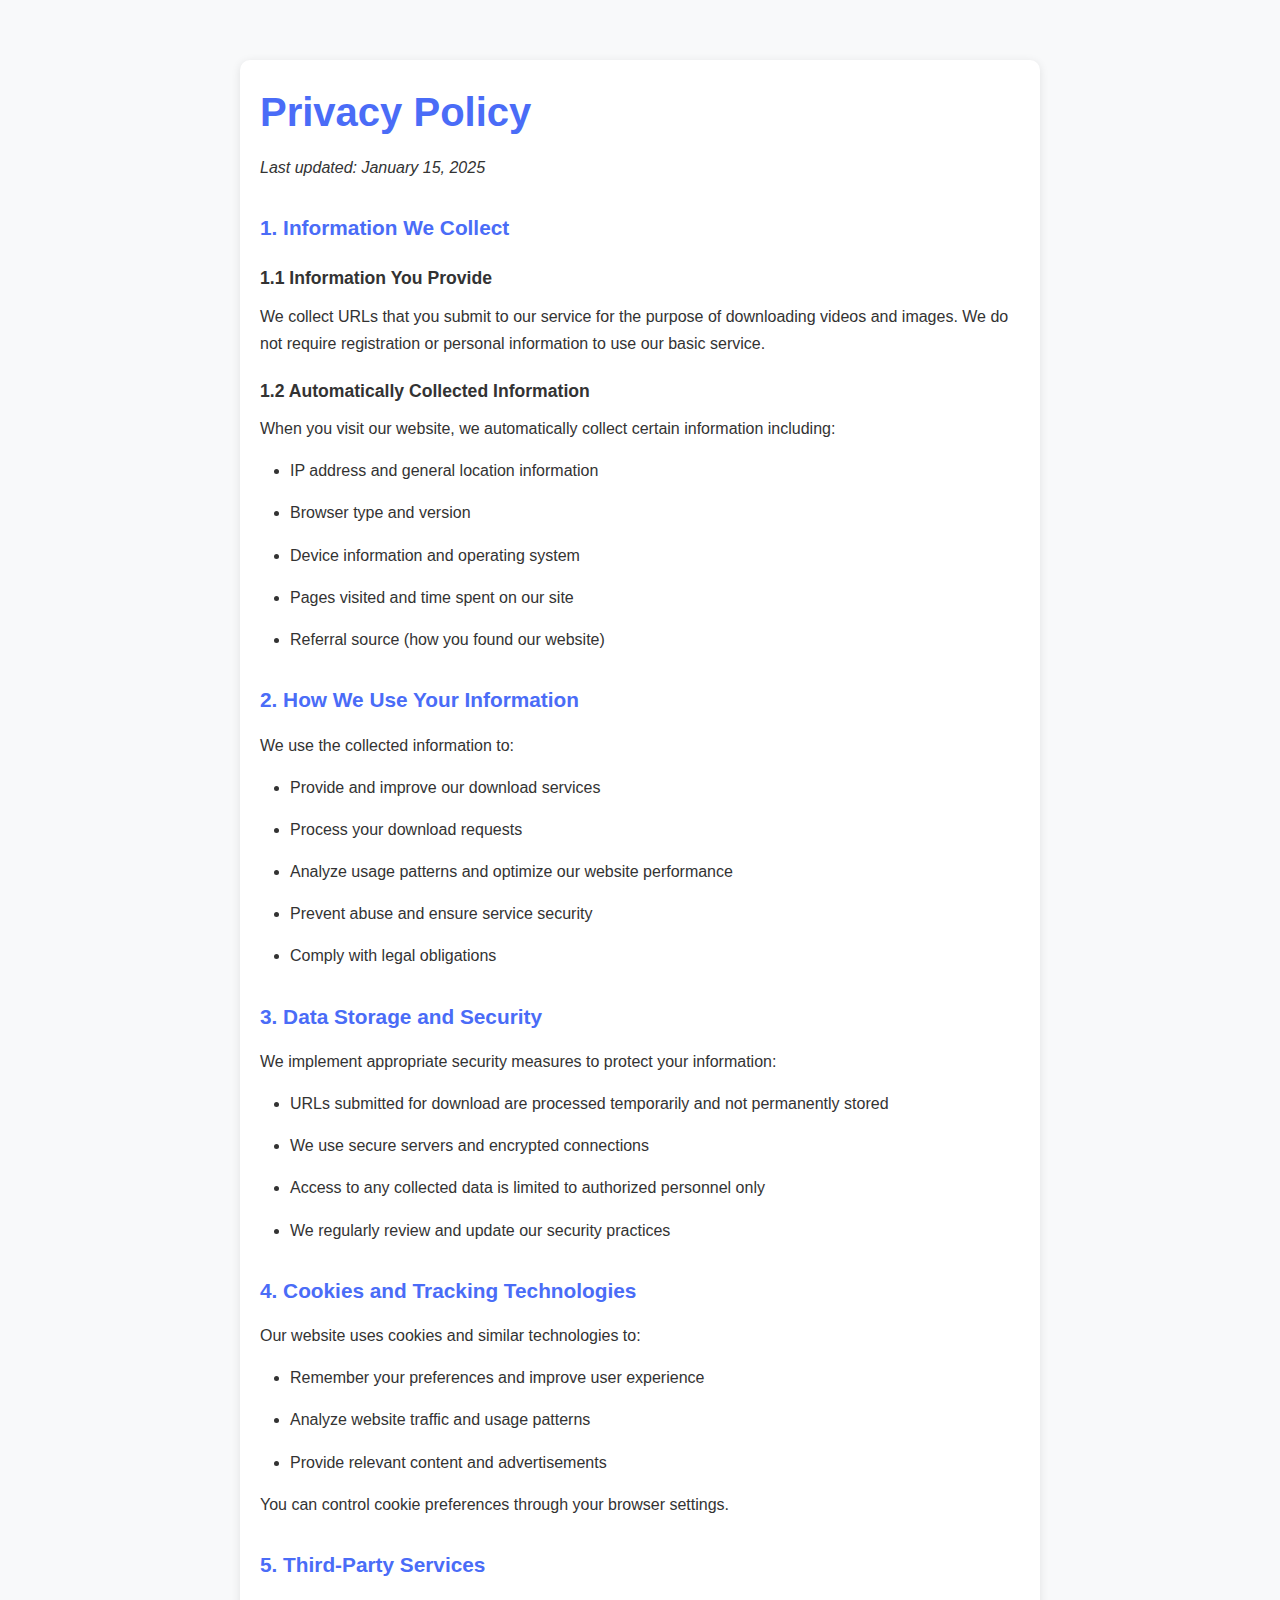
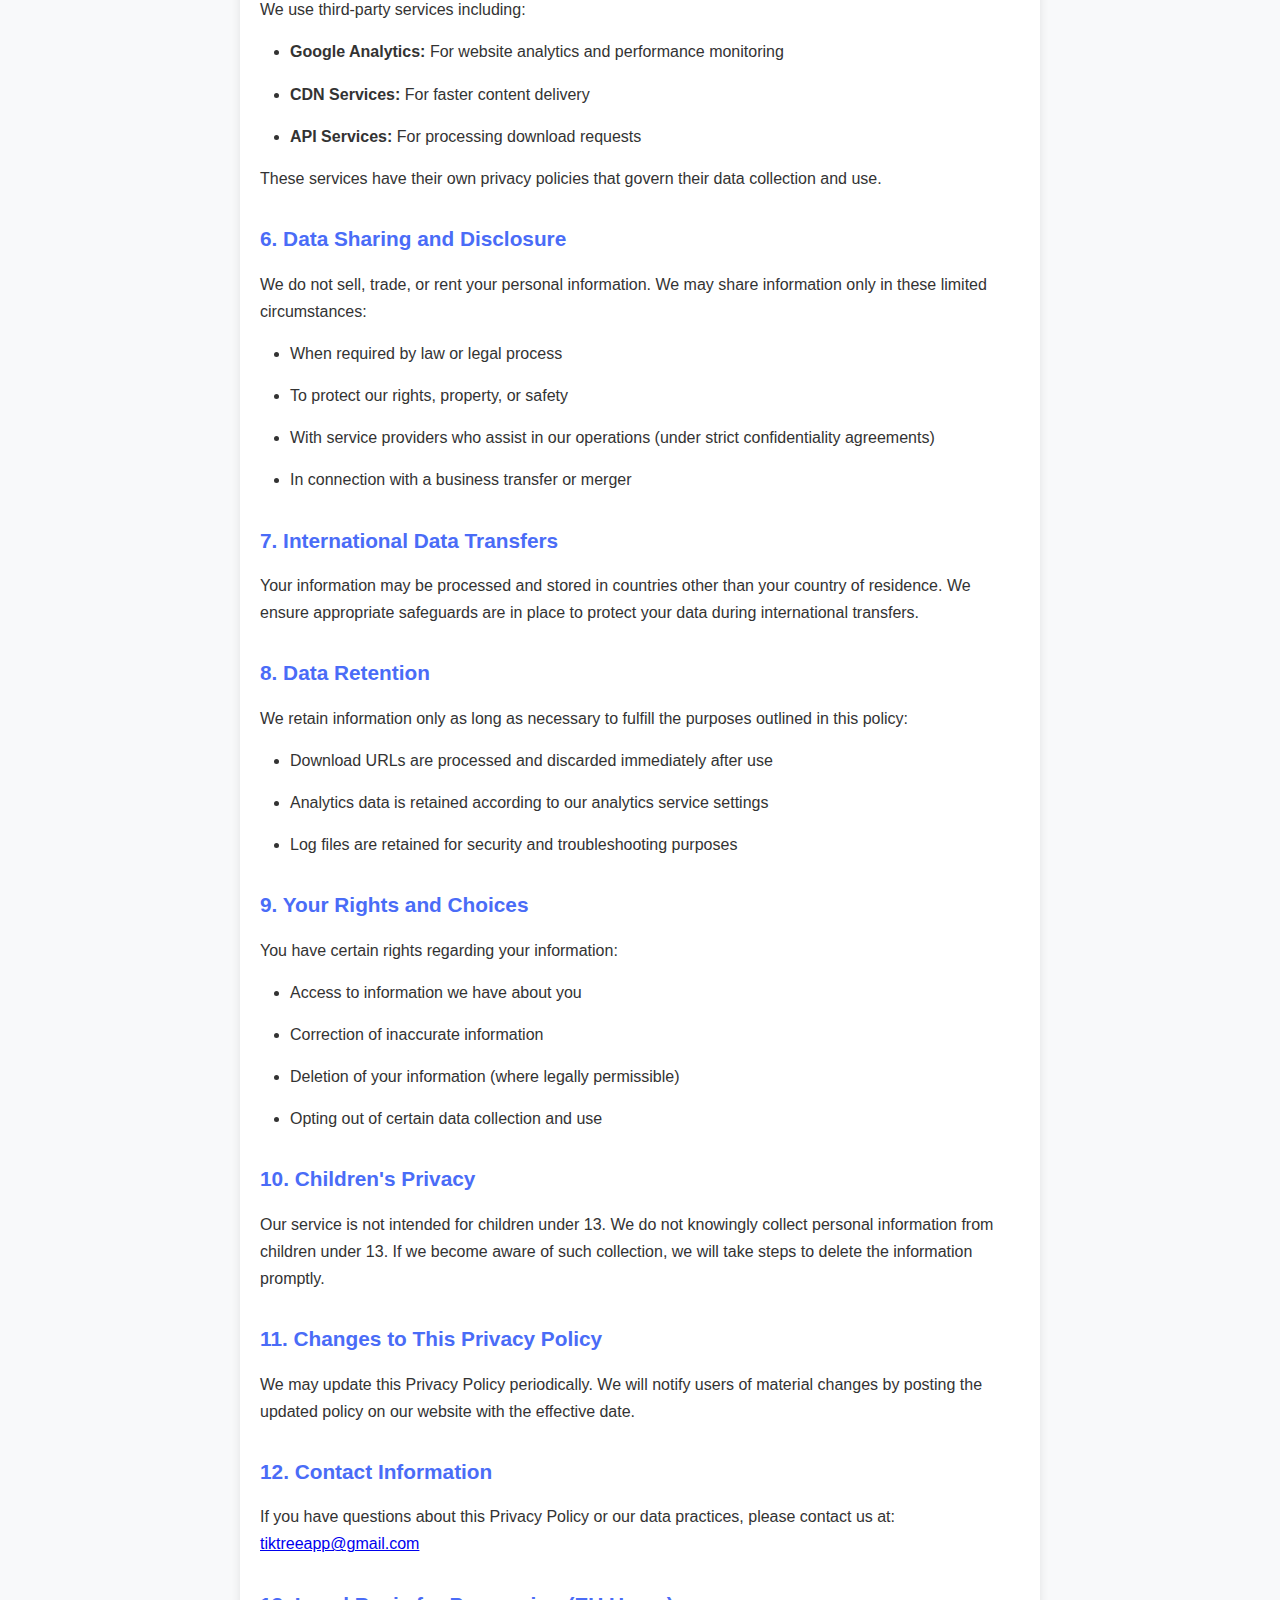
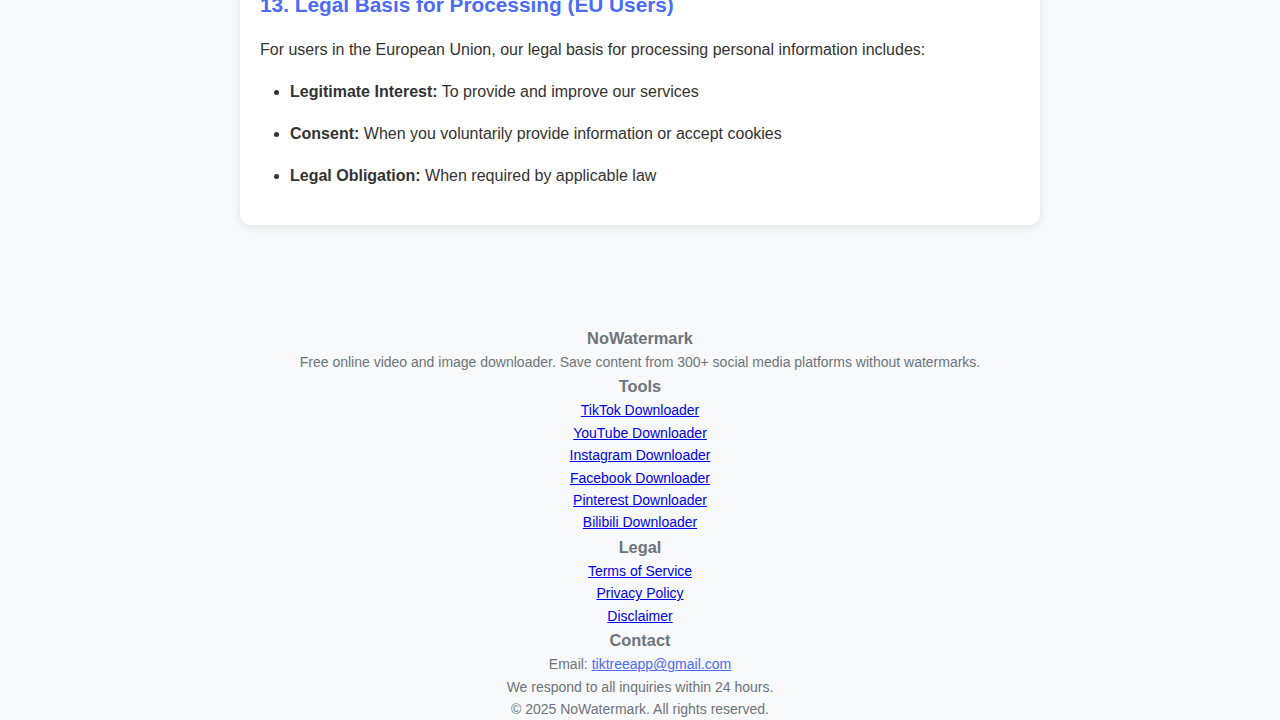
<file: privacy-policy.html>
<!DOCTYPE html>
<html lang="en">
<head>
    <meta charset="UTF-8">
    <meta name="viewport" content="width=device-width, initial-scale=1.0">
    <title>Privacy Policy | NoWatermark</title>
    <meta name="description" content="Privacy Policy for NoWatermark. Learn how we protect your privacy and handle your data.">
    
    <!-- Google tag (gtag.js) -->
    <script async src="https://www.googletagmanager.com/gtag/js?id=G-WEJD1NWJ7C"></script>
    <script>
      window.dataLayer = window.dataLayer || [];
      function gtag(){dataLayer.push(arguments);}
      gtag('js', new Date());
      gtag('config', 'G-WEJD1NWJ7C');
    </script>
    
    <link rel="stylesheet" href="css/style.css">
</head>
<body>
    <header class="top-header">
        <div class="container">
            <div class="logo">
                <h1><a href="index.html" style="text-decoration: none; color: inherit;">NoWatermark</a></h1>
            </div>
        </div>
    </header>

    <div class="container">
        <section class="legal-page">
            <h1>Privacy Policy</h1>
            <p class="last-updated">Last updated: January 15, 2025</p>
            
            <h2>1. Information We Collect</h2>
            <h3>1.1 Information You Provide</h3>
            <p>We collect URLs that you submit to our service for the purpose of downloading videos and images. We do not require registration or personal information to use our basic service.</p>
            
            <h3>1.2 Automatically Collected Information</h3>
            <p>When you visit our website, we automatically collect certain information including:</p>
            <ul>
                <li>IP address and general location information</li>
                <li>Browser type and version</li>
                <li>Device information and operating system</li>
                <li>Pages visited and time spent on our site</li>
                <li>Referral source (how you found our website)</li>
            </ul>
            
            <h2>2. How We Use Your Information</h2>
            <p>We use the collected information to:</p>
            <ul>
                <li>Provide and improve our download services</li>
                <li>Process your download requests</li>
                <li>Analyze usage patterns and optimize our website performance</li>
                <li>Prevent abuse and ensure service security</li>
                <li>Comply with legal obligations</li>
            </ul>
            
            <h2>3. Data Storage and Security</h2>
            <p>We implement appropriate security measures to protect your information:</p>
            <ul>
                <li>URLs submitted for download are processed temporarily and not permanently stored</li>
                <li>We use secure servers and encrypted connections</li>
                <li>Access to any collected data is limited to authorized personnel only</li>
                <li>We regularly review and update our security practices</li>
            </ul>
            
            <h2>4. Cookies and Tracking Technologies</h2>
            <p>Our website uses cookies and similar technologies to:</p>
            <ul>
                <li>Remember your preferences and improve user experience</li>
                <li>Analyze website traffic and usage patterns</li>
                <li>Provide relevant content and advertisements</li>
            </ul>
            <p>You can control cookie preferences through your browser settings.</p>
            
            <h2>5. Third-Party Services</h2>
            <p>We use third-party services including:</p>
            <ul>
                <li><strong>Google Analytics:</strong> For website analytics and performance monitoring</li>
                <li><strong>CDN Services:</strong> For faster content delivery</li>
                <li><strong>API Services:</strong> For processing download requests</li>
            </ul>
            <p>These services have their own privacy policies that govern their data collection and use.</p>
            
            <h2>6. Data Sharing and Disclosure</h2>
            <p>We do not sell, trade, or rent your personal information. We may share information only in these limited circumstances:</p>
            <ul>
                <li>When required by law or legal process</li>
                <li>To protect our rights, property, or safety</li>
                <li>With service providers who assist in our operations (under strict confidentiality agreements)</li>
                <li>In connection with a business transfer or merger</li>
            </ul>
            
            <h2>7. International Data Transfers</h2>
            <p>Your information may be processed and stored in countries other than your country of residence. We ensure appropriate safeguards are in place to protect your data during international transfers.</p>
            
            <h2>8. Data Retention</h2>
            <p>We retain information only as long as necessary to fulfill the purposes outlined in this policy:</p>
            <ul>
                <li>Download URLs are processed and discarded immediately after use</li>
                <li>Analytics data is retained according to our analytics service settings</li>
                <li>Log files are retained for security and troubleshooting purposes</li>
            </ul>
            
            <h2>9. Your Rights and Choices</h2>
            <p>You have certain rights regarding your information:</p>
            <ul>
                <li>Access to information we have about you</li>
                <li>Correction of inaccurate information</li>
                <li>Deletion of your information (where legally permissible)</li>
                <li>Opting out of certain data collection and use</li>
            </ul>
            
            <h2>10. Children's Privacy</h2>
            <p>Our service is not intended for children under 13. We do not knowingly collect personal information from children under 13. If we become aware of such collection, we will take steps to delete the information promptly.</p>
            
            <h2>11. Changes to This Privacy Policy</h2>
            <p>We may update this Privacy Policy periodically. We will notify users of material changes by posting the updated policy on our website with the effective date.</p>
            
            <h2>12. Contact Information</h2>
            <p>If you have questions about this Privacy Policy or our data practices, please contact us at: <a href="mailto:tiktreeapp@gmail.com">tiktreeapp@gmail.com</a></p>
            
            <h2>13. Legal Basis for Processing (EU Users)</h2>
            <p>For users in the European Union, our legal basis for processing personal information includes:</p>
            <ul>
                <li><strong>Legitimate Interest:</strong> To provide and improve our services</li>
                <li><strong>Consent:</strong> When you voluntarily provide information or accept cookies</li>
                <li><strong>Legal Obligation:</strong> When required by applicable law</li>
            </ul>
        </section>
    </div>

    <footer>
        <div class="footer-content">
            <div class="footer-section">
                <h3>NoWatermark</h3>
                <p>Free online video and image downloader. Save content from 300+ social media platforms without watermarks.</p>
            </div>
            <div class="footer-section">
                <h3>Tools</h3>
                <ul class="footer-links">
                    <li><a href="tiktok.html">TikTok Downloader</a></li>
                    <li><a href="youtube.html">YouTube Downloader</a></li>
                    <li><a href="instagram.html">Instagram Downloader</a></li>
                    <li><a href="facebook.html">Facebook Downloader</a></li>
                    <li><a href="pinterest.html">Pinterest Downloader</a></li>
                    <li><a href="bilibili.html">Bilibili Downloader</a></li>
                </ul>
            </div>
            <div class="footer-section">
                <h3>Legal</h3>
                <ul class="footer-links">
                    <li><a href="terms-of-service.html">Terms of Service</a></li>
                    <li><a href="privacy-policy.html">Privacy Policy</a></li>
                    <li><a href="#disclaimer">Disclaimer</a></li>
                </ul>
            </div>
            <div class="footer-section">
                <h3>Contact</h3>
                <p>Email: <a href="mailto:tiktreeapp@gmail.com" style="color: #4a6cf7;">tiktreeapp@gmail.com</a></p>
                <p>We respond to all inquiries within 24 hours.</p>
            </div>
        </div>
        <div class="footer-bottom">
            <p>&copy; 2025 NoWatermark. All rights reserved.</p>
        </div>
    </footer>

    <style>
    .legal-page {
        max-width: 800px;
        margin: 40px auto;
        padding: 20px;
        background-color: white;
        border-radius: 10px;
        box-shadow: 0 2px 10px rgba(0, 0, 0, 0.1);
    }
    .legal-page h1 {
        color: var(--primary-color);
        font-size: 2.5rem;
        margin-bottom: 10px;
    }
    .last-updated {
        color: var(--secondary-color);
        font-style: italic;
        margin-bottom: 30px;
    }
    .legal-page h2 {
        color: var(--primary-color);
        margin-top: 30px;
        margin-bottom: 15px;
        font-size: 1.3rem;
    }
    .legal-page h3 {
        color: var(--text-color);
        margin-top: 20px;
        margin-bottom: 10px;
        font-size: 1.1rem;
    }
    .legal-page p, .legal-page li {
        line-height: 1.7;
        margin-bottom: 15px;
        color: var(--text-color);
    }
    .legal-page ul {
        margin: 15px 0;
        padding-left: 30px;
    }
    </style>
</body>
</html>
</file>
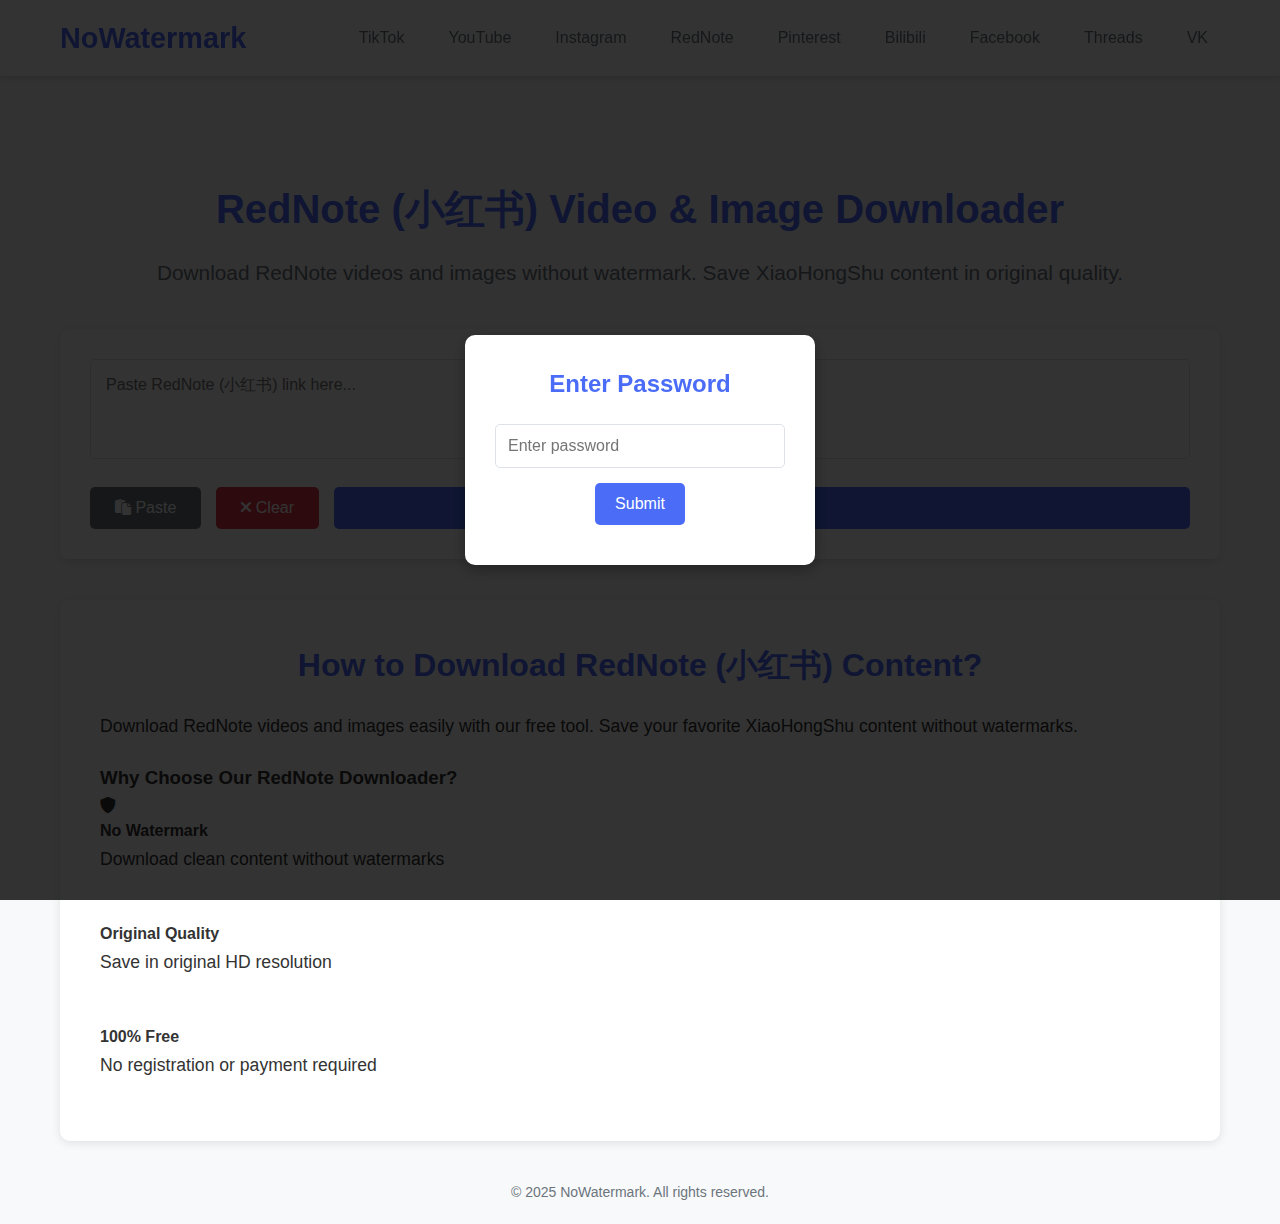
<file: rednote.html>
<!DOCTYPE html>
<html lang="en">
<head>
    <meta charset="UTF-8">
    <meta name="viewport" content="width=device-width, initial-scale=1.0">
    
    <!-- SEO优化的TDK信息 -->
    <title>RedNote (小红书) Video & Image Downloader - Download XiaoHongShu Content | NoWatermark</title>
    <meta name="description" content="Download RedNote (小红书/XiaoHongShu) videos and images without watermark. Save RedNote content in HD quality for free.">
    <meta name="keywords" content="RedNote downloader, 小红书 downloader, XiaoHongShu downloader, RedNote video downloader, 小红书视频下载">
    
    <!-- Google tag (gtag.js) -->
    <script async src="https://www.googletagmanager.com/gtag/js?id=G-WEJD1NWJ7C"></script>
    <script>
      window.dataLayer = window.dataLayer || [];
      function gtag(){dataLayer.push(arguments);}
      gtag('js', new Date());
      gtag('config', 'G-WEJD1NWJ7C');
    </script>
    
    <link rel="stylesheet" href="css/style.css">
    <link rel="stylesheet" href="https://cdnjs.cloudflare.com/ajax/libs/font-awesome/6.0.0-beta3/css/all.min.css">
</head>
<body>
    <div class="password-modal" id="passwordModal">
        <div class="password-container">
            <h2>Enter Password</h2>
            <input type="password" id="passwordInput" placeholder="Enter password">
            <button id="submitPassword">Submit</button>
            <p id="passwordError" class="error-message"></p>
        </div>
    </div>

    <header class="top-header">
        <div class="container">
            <div class="logo">
                <h1><a href="index.html" style="text-decoration: none; color: inherit;">NoWatermark</a></h1>
            </div>
            <nav class="platform-nav">
                <a href="tiktok.html">TikTok</a>
                <a href="youtube.html">YouTube</a>
                <a href="instagram.html">Instagram</a>
                <a href="rednote.html" class="active">RedNote</a>
                <a href="pinterest.html">Pinterest</a>
                <a href="bilibili.html">Bilibili</a>
                <a href="facebook.html">Facebook</a>
                <a href="threads.html">Threads</a>
                <a href="vk.html">VK</a>
            </nav>
        </div>
    </header>

    <div class="container">
        <section class="hero-section">
            <h2>RedNote (小红书) Video & Image Downloader</h2>
            <p class="subtitle">Download RedNote videos and images without watermark. Save XiaoHongShu content in original quality.</p>
        </section>

        <main>
            <div class="input-section">
                <textarea id="urlInput" placeholder="Paste RedNote (小红书) link here..."></textarea>
                <div class="button-group">
                    <button id="pasteButton"><i class="fas fa-paste"></i> Paste</button>
                    <button id="clearButton"><i class="fas fa-times"></i> Clear</button>
                    <button id="startButton">Download</button>
                </div>
            </div>

            <div class="result-section" id="resultSection">
                <div class="loader" id="loader">
                    <div class="spinner"></div>
                    <p>Processing RedNote content...</p>
                </div>
                
                <div class="result-content" id="resultContent">
                    <h2 id="videoTitle"></h2>
                    <div class="media-preview">
                        <div class="preview-container">
                            <h3>Content Preview</h3>
                            <div class="video-container" id="videoPreview"></div>
                            <button id="downloadVideo" class="download-button">
                                <i class="fas fa-download"></i> Download Video
                            </button>
                        </div>
                        
                        <div class="preview-container">
                            <h3>Cover Preview</h3>
                            <div class="image-container" id="coverPreview"></div>
                            <button id="downloadCover" class="download-button">
                                <i class="fas fa-download"></i> Download Cover
                            </button>
                        </div>
                    </div>
                </div>
                
                <div class="error-container" id="errorContainer">
                    <p id="errorMessage"></p>
                </div>
            </div>
        </main>

        <section class="how-to-use">
            <h2>How to Download RedNote (小红书) Content?</h2>
            <div class="instructions">
                <p>Download RedNote videos and images easily with our free tool. Save your favorite XiaoHongShu content without watermarks.</p>
                
                <div class="features">
                    <h3>Why Choose Our RedNote Downloader?</h3>
                    <div class="feature-grid">
                        <div class="feature-item">
                            <i class="fas fa-shield-alt"></i>
                            <h4>No Watermark</h4>
                            <p>Download clean content without watermarks</p>
                        </div>
                        <div class="feature-item">
                            <i class="fas fa-hd-video"></i>
                            <h4>Original Quality</h4>
                            <p>Save in original HD resolution</p>
                        </div>
                        <div class="feature-item">
                            <i class="fas fa-free"></i>
                            <h4>100% Free</h4>
                            <p>No registration or payment required</p>
                        </div>
                    </div>
                </div>
            </div>
        </section>

        <footer>
            <p>&copy; 2025 NoWatermark. All rights reserved.</p>
        </footer>
    </div>

    <script src="js/script.js"></script>
</body>
</html>
</file>
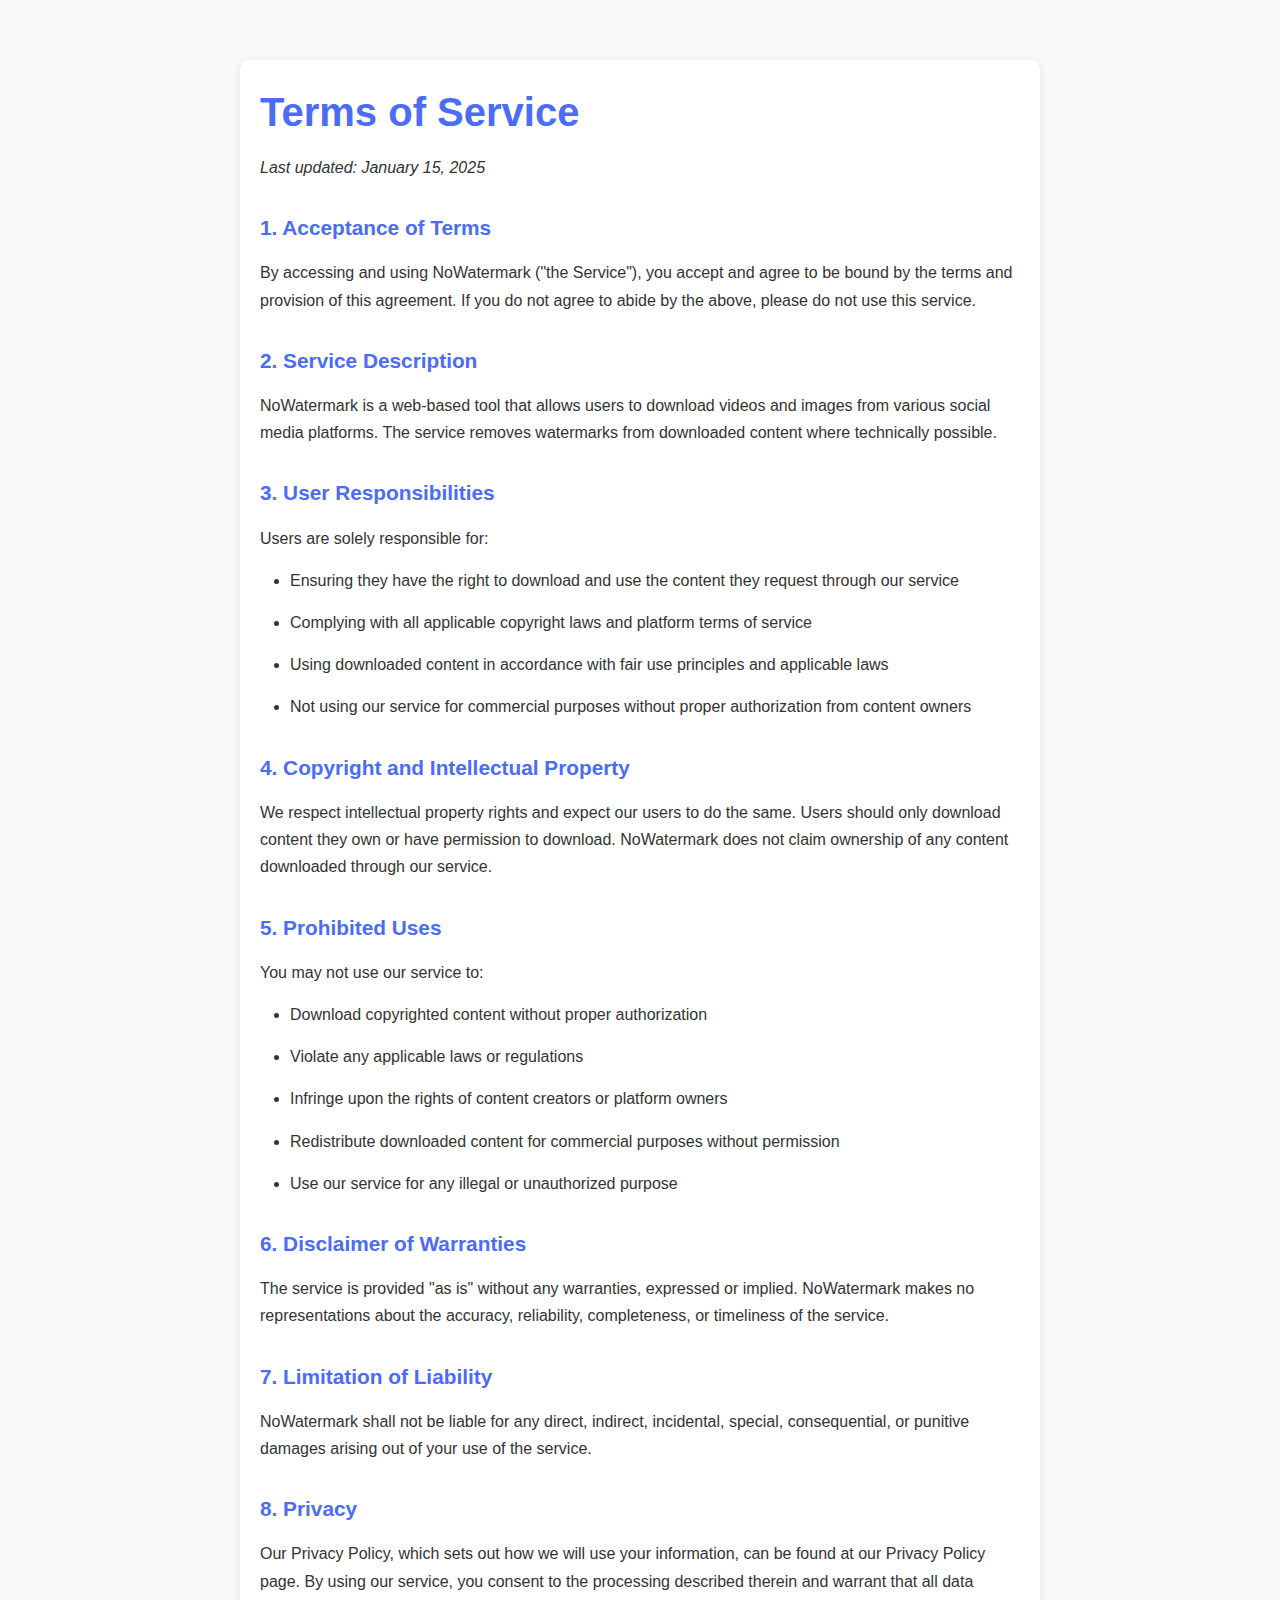
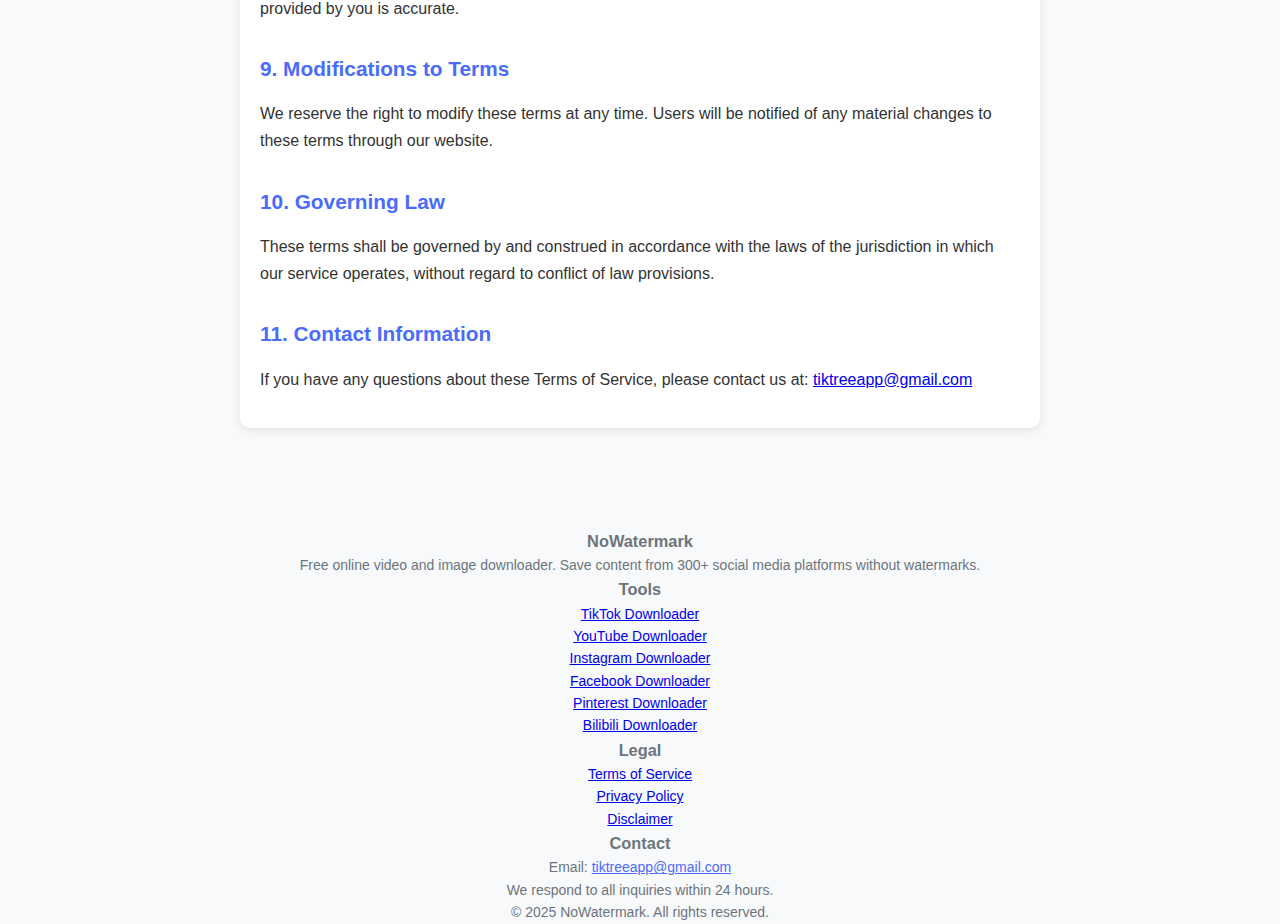
<file: terms-of-service.html>
<!DOCTYPE html>
<html lang="en">
<head>
    <meta charset="UTF-8">
    <meta name="viewport" content="width=device-width, initial-scale=1.0">
    <title>Terms of Service | NoWatermark</title>
    <meta name="description" content="Terms of Service for NoWatermark video and image downloader. Read our user agreement and service conditions.">
    
    <!-- Google tag (gtag.js) -->
    <script async src="https://www.googletagmanager.com/gtag/js?id=G-WEJD1NWJ7C"></script>
    <script>
      window.dataLayer = window.dataLayer || [];
      function gtag(){dataLayer.push(arguments);}
      gtag('js', new Date());
      gtag('config', 'G-WEJD1NWJ7C');
    </script>
    
    <link rel="stylesheet" href="css/style.css">
</head>
<body>
    <header class="top-header">
        <div class="container">
            <div class="logo">
                <h1><a href="index.html" style="text-decoration: none; color: inherit;">NoWatermark</a></h1>
            </div>
        </div>
    </header>

    <div class="container">
        <section class="legal-page">
            <h1>Terms of Service</h1>
            <p class="last-updated">Last updated: January 15, 2025</p>
            
            <h2>1. Acceptance of Terms</h2>
            <p>By accessing and using NoWatermark ("the Service"), you accept and agree to be bound by the terms and provision of this agreement. If you do not agree to abide by the above, please do not use this service.</p>
            
            <h2>2. Service Description</h2>
            <p>NoWatermark is a web-based tool that allows users to download videos and images from various social media platforms. The service removes watermarks from downloaded content where technically possible.</p>
            
            <h2>3. User Responsibilities</h2>
            <p>Users are solely responsible for:</p>
            <ul>
                <li>Ensuring they have the right to download and use the content they request through our service</li>
                <li>Complying with all applicable copyright laws and platform terms of service</li>
                <li>Using downloaded content in accordance with fair use principles and applicable laws</li>
                <li>Not using our service for commercial purposes without proper authorization from content owners</li>
            </ul>
            
            <h2>4. Copyright and Intellectual Property</h2>
            <p>We respect intellectual property rights and expect our users to do the same. Users should only download content they own or have permission to download. NoWatermark does not claim ownership of any content downloaded through our service.</p>
            
            <h2>5. Prohibited Uses</h2>
            <p>You may not use our service to:</p>
            <ul>
                <li>Download copyrighted content without proper authorization</li>
                <li>Violate any applicable laws or regulations</li>
                <li>Infringe upon the rights of content creators or platform owners</li>
                <li>Redistribute downloaded content for commercial purposes without permission</li>
                <li>Use our service for any illegal or unauthorized purpose</li>
            </ul>
            
            <h2>6. Disclaimer of Warranties</h2>
            <p>The service is provided "as is" without any warranties, expressed or implied. NoWatermark makes no representations about the accuracy, reliability, completeness, or timeliness of the service.</p>
            
            <h2>7. Limitation of Liability</h2>
            <p>NoWatermark shall not be liable for any direct, indirect, incidental, special, consequential, or punitive damages arising out of your use of the service.</p>
            
            <h2>8. Privacy</h2>
            <p>Our Privacy Policy, which sets out how we will use your information, can be found at our Privacy Policy page. By using our service, you consent to the processing described therein and warrant that all data provided by you is accurate.</p>
            
            <h2>9. Modifications to Terms</h2>
            <p>We reserve the right to modify these terms at any time. Users will be notified of any material changes to these terms through our website.</p>
            
            <h2>10. Governing Law</h2>
            <p>These terms shall be governed by and construed in accordance with the laws of the jurisdiction in which our service operates, without regard to conflict of law provisions.</p>
            
            <h2>11. Contact Information</h2>
            <p>If you have any questions about these Terms of Service, please contact us at: <a href="mailto:tiktreeapp@gmail.com">tiktreeapp@gmail.com</a></p>
        </section>
    </div>

    <footer>
        <div class="footer-content">
            <div class="footer-section">
                <h3>NoWatermark</h3>
                <p>Free online video and image downloader. Save content from 300+ social media platforms without watermarks.</p>
            </div>
            <div class="footer-section">
                <h3>Tools</h3>
                <ul class="footer-links">
                    <li><a href="tiktok.html">TikTok Downloader</a></li>
                    <li><a href="youtube.html">YouTube Downloader</a></li>
                    <li><a href="instagram.html">Instagram Downloader</a></li>
                    <li><a href="facebook.html">Facebook Downloader</a></li>
                    <li><a href="pinterest.html">Pinterest Downloader</a></li>
                    <li><a href="bilibili.html">Bilibili Downloader</a></li>
                </ul>
            </div>
            <div class="footer-section">
                <h3>Legal</h3>
                <ul class="footer-links">
                    <li><a href="terms-of-service.html">Terms of Service</a></li>
                    <li><a href="privacy-policy.html">Privacy Policy</a></li>
                    <li><a href="#disclaimer">Disclaimer</a></li>
                </ul>
            </div>
            <div class="footer-section">
                <h3>Contact</h3>
                <p>Email: <a href="mailto:tiktreeapp@gmail.com" style="color: #4a6cf7;">tiktreeapp@gmail.com</a></p>
                <p>We respond to all inquiries within 24 hours.</p>
            </div>
        </div>
        <div class="footer-bottom">
            <p>&copy; 2025 NoWatermark. All rights reserved.</p>
        </div>
    </footer>

    <style>
    .legal-page {
        max-width: 800px;
        margin: 40px auto;
        padding: 20px;
        background-color: white;
        border-radius: 10px;
        box-shadow: 0 2px 10px rgba(0, 0, 0, 0.1);
    }
    .legal-page h1 {
        color: var(--primary-color);
        font-size: 2.5rem;
        margin-bottom: 10px;
    }
    .last-updated {
        color: var(--secondary-color);
        font-style: italic;
        margin-bottom: 30px;
    }
    .legal-page h2 {
        color: var(--primary-color);
        margin-top: 30px;
        margin-bottom: 15px;
        font-size: 1.3rem;
    }
    .legal-page p, .legal-page li {
        line-height: 1.7;
        margin-bottom: 15px;
        color: var(--text-color);
    }
    .legal-page ul {
        margin: 15px 0;
        padding-left: 30px;
    }
    </style>
</body>
</html>
</file>
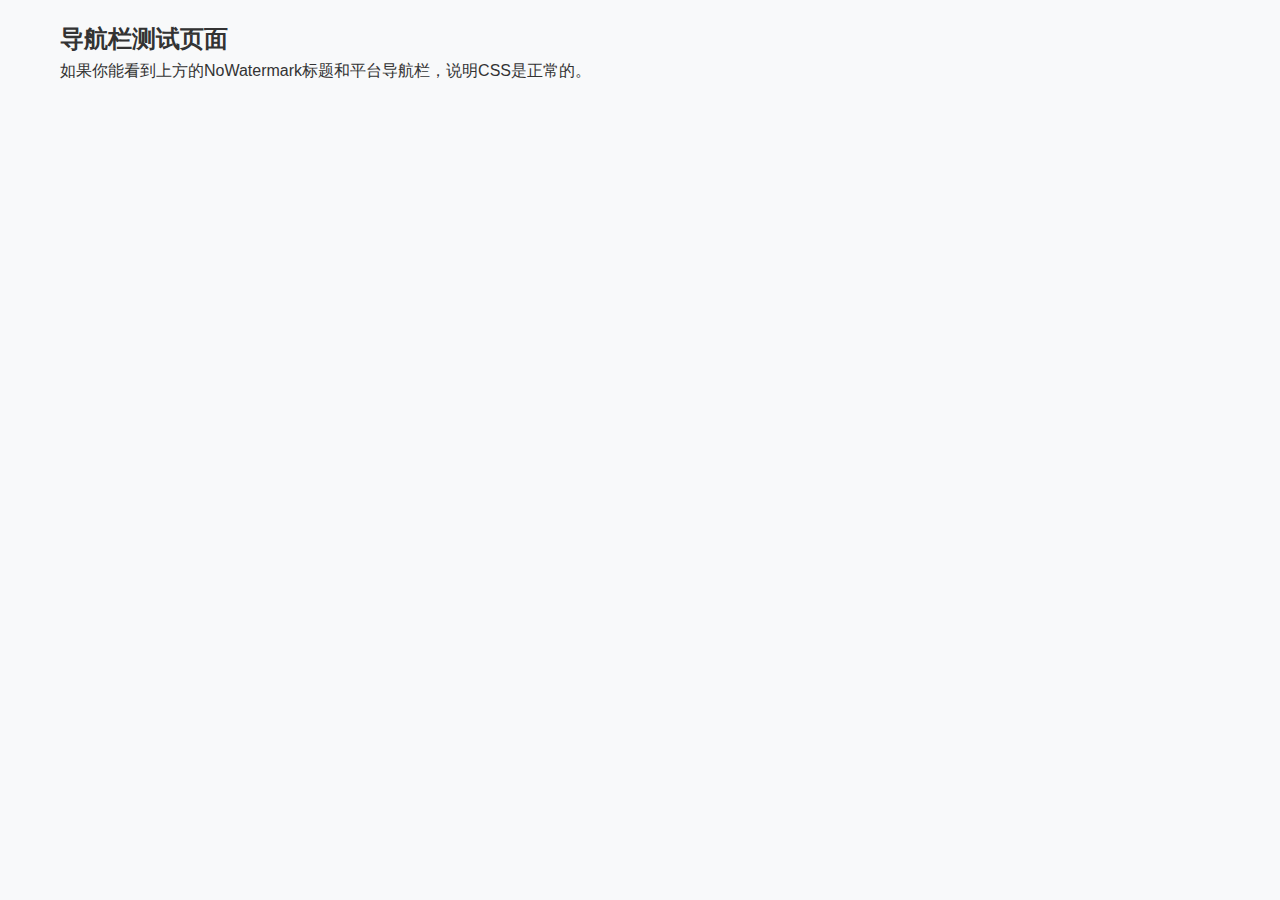
<file: test-nav.html>
<!DOCTYPE html>
<html lang="en">
<head>
    <meta charset="UTF-8">
    <meta name="viewport" content="width=device-width, initial-scale=1.0">
    <title>测试导航栏</title>
    <link rel="stylesheet" href="css/style.css">
</head>
<body>
    <header class="top-header">
        <div class="container">
            <div class="logo">
                <h1>NoWatermark</h1>
            </div>
            <nav class="platform-nav">
                <a href="#" data-platform="tiktok">TikTok</a>
                <a href="#" data-platform="youtube">YouTube</a>
                <a href="#" data-platform="instagram">Instagram</a>
                <a href="#" data-platform="rednote">RedNote</a>
                <a href="#" data-platform="pinterest">Pinterest</a>
                <a href="#" data-platform="bilibili">Bilibili</a>
                <a href="#" data-platform="facebook">Facebook</a>
                <a href="#" data-platform="threads">Threads</a>
                <a href="#" data-platform="vk">VK</a>
            </nav>
        </div>
    </header>
    
    <div class="container">
        <h2>导航栏测试页面</h2>
        <p>如果你能看到上方的NoWatermark标题和平台导航栏，说明CSS是正常的。</p>
    </div>
</body>
</html>
</file>
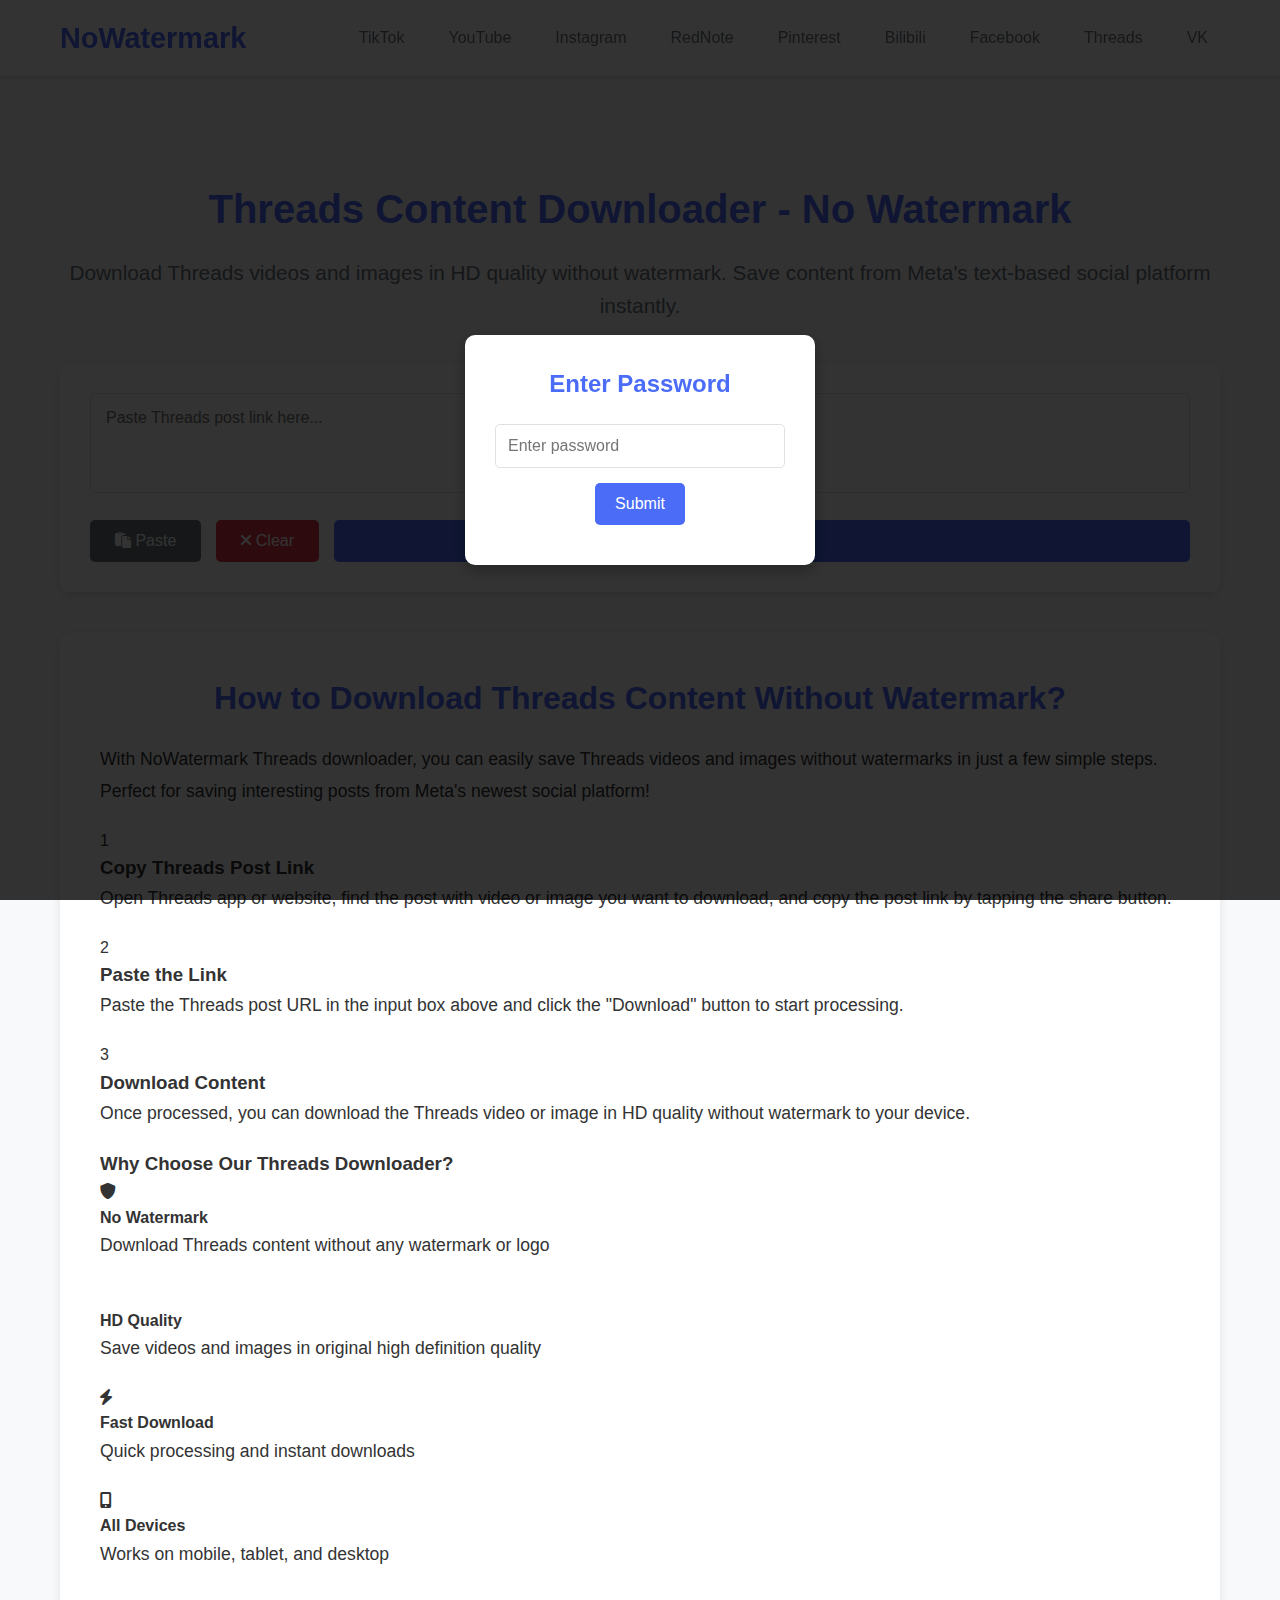
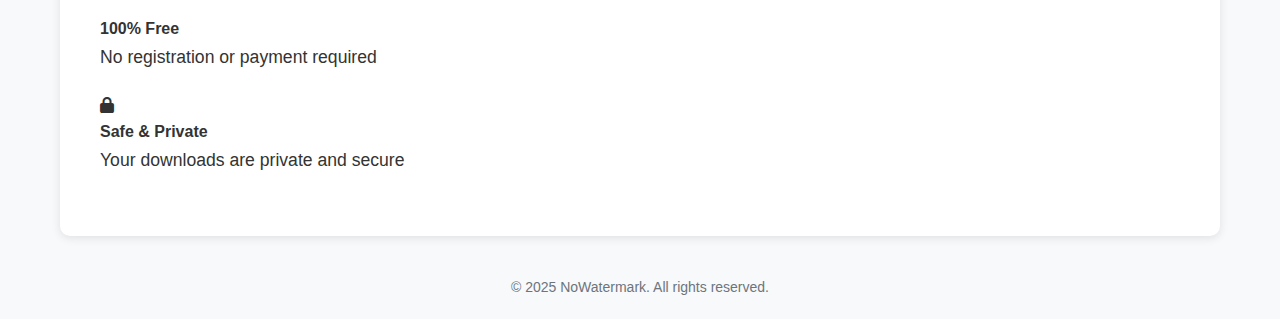
<file: threads.html>
<!DOCTYPE html>
<html lang="en">
<head>
    <meta charset="UTF-8">
    <meta name="viewport" content="width=device-width, initial-scale=1.0">
    
    <!-- SEO优化的TDK信息 -->
    <title>Threads Video Downloader - Download Threads Content Without Watermark | NoWatermark</title>
    <meta name="description" content="Download Threads videos and images without watermark for free. Save content from Meta's text-based social platform in HD quality instantly.">
    <meta name="keywords" content="Threads downloader, Threads video downloader, download Threads without watermark, Threads HD download, free Threads downloader, save Threads videos, Meta Threads downloader">
    
    <!-- Open Graph / Facebook -->
    <meta property="og:type" content="website">
    <meta property="og:url" content="https://nowatermark.top/threads">
    <meta property="og:title" content="Threads Video Downloader - No Watermark | NoWatermark">
    <meta property="og:description" content="Download Threads videos and images without watermark for free. Save content from Meta's social platform in HD quality.">
    <meta property="og:image" content="https://nowatermark.top/favicon-192.png">

    <!-- Twitter -->
    <meta property="twitter:card" content="summary_large_image">
    <meta property="twitter:url" content="https://nowatermark.top/threads">
    <meta property="twitter:title" content="Threads Video Downloader - No Watermark | NoWatermark">
    <meta property="twitter:description" content="Download Threads videos and images without watermark for free. Save content from Meta's social platform in HD quality.">
    <meta property="twitter:image" content="https://nowatermark.top/favicon-192.png">
    
    <!-- Favicon -->
    <link rel="icon" type="image/x-icon" href="/favicon.ico">
    <link rel="icon" type="image/png" sizes="32x32" href="/favicon-32.png">
    <link rel="icon" type="image/png" sizes="16x16" href="/favicon-16.png">
    <link rel="icon" type="image/png" sizes="192x192" href="/favicon-192.png">
    <link rel="apple-touch-icon" sizes="180x180" href="/apple-touch-icon.png">
    
    <!-- Schema.org structured data -->
    <script type="application/ld+json">
    {
      "@context": "https://schema.org",
      "@type": "WebApplication",
      "name": "NoWatermark Threads Downloader",
      "url": "https://nowatermark.top/threads",
      "description": "Free Threads video and image downloader that removes watermarks and saves content in HD quality",
      "applicationCategory": "MultimediaApplication",
      "operatingSystem": "Web Browser",
      "offers": {
        "@type": "Offer",
        "price": "0",
        "priceCurrency": "USD"
      }
    }
    </script>
    
    <!-- Google Analytics -->
    <script async src="https://www.googletagmanager.com/gtag/js?id=GA_MEASUREMENT_ID"></script>
    <script>
      window.dataLayer = window.dataLayer || [];
      function gtag(){dataLayer.push(arguments);}
      gtag('js', new Date());
      gtag('config', 'GA_MEASUREMENT_ID');
    </script>
    
    <link rel="stylesheet" href="css/style.css">
    <link rel="stylesheet" href="https://cdnjs.cloudflare.com/ajax/libs/font-awesome/6.0.0-beta3/css/all.min.css">
</head>
<body>
    <div class="password-modal" id="passwordModal">
        <div class="password-container">
            <h2>Enter Password</h2>
            <input type="password" id="passwordInput" placeholder="Enter password">
            <button id="submitPassword">Submit</button>
            <p id="passwordError" class="error-message"></p>
        </div>
    </div>

    <header class="top-header">
        <div class="container">
            <div class="logo">
                <h1><a href="index.html" style="text-decoration: none; color: inherit;">NoWatermark</a></h1>
            </div>
            <nav class="platform-nav">
                <a href="tiktok.html" data-platform="tiktok">TikTok</a>
                <a href="youtube.html" data-platform="youtube">YouTube</a>
                <a href="instagram.html" data-platform="instagram">Instagram</a>
                <a href="rednote.html" data-platform="rednote">RedNote</a>
                <a href="pinterest.html" data-platform="pinterest">Pinterest</a>
                <a href="bilibili.html" data-platform="bilibili">Bilibili</a>
                <a href="facebook.html" data-platform="facebook">Facebook</a>
                <a href="threads.html" data-platform="threads" class="active">Threads</a>
                <a href="vk.html" data-platform="vk">VK</a>
            </nav>
        </div>
    </header>

    <div class="container">
        <section class="hero-section">
            <h2>Threads Content Downloader - No Watermark</h2>
            <p class="subtitle">Download Threads videos and images in HD quality without watermark. Save content from Meta's text-based social platform instantly.</p>
        </section>

        <main>
            <div class="input-section">
                <textarea id="urlInput" placeholder="Paste Threads post link here..."></textarea>
                <div class="button-group">
                    <button id="pasteButton"><i class="fas fa-paste"></i> Paste</button>
                    <button id="clearButton"><i class="fas fa-times"></i> Clear</button>
                    <button id="startButton">Download</button>
                </div>
            </div>

            <div class="result-section" id="resultSection">
                <div class="loader" id="loader">
                    <div class="spinner"></div>
                    <p>Processing Threads content...</p>
                </div>
                
                <div class="result-content" id="resultContent">
                    <h2 id="videoTitle"></h2>
                    
                    <div class="media-preview">
                        <div class="preview-container">
                            <h3>Video Preview</h3>
                            <div class="video-container" id="videoPreview"></div>
                            <button id="downloadVideo" class="download-button">
                                <i class="fas fa-download"></i> Download Video
                            </button>
                        </div>
                        
                        <div class="preview-container">
                            <h3>Image Preview</h3>
                            <div class="image-container" id="coverPreview"></div>
                            <button id="downloadCover" class="download-button">
                                <i class="fas fa-download"></i> Download Image
                            </button>
                        </div>
                    </div>
                </div>
                
                <div class="error-container" id="errorContainer">
                    <p id="errorMessage"></p>
                </div>
            </div>
        </main>

        <section class="how-to-use">
            <h2>How to Download Threads Content Without Watermark?</h2>
            <div class="instructions">
                <p>With NoWatermark Threads downloader, you can easily save Threads videos and images without watermarks in just a few simple steps. Perfect for saving interesting posts from Meta's newest social platform!</p>
                
                <div class="steps">
                    <div class="step">
                        <div class="step-number">1</div>
                        <div class="step-content">
                            <h3>Copy Threads Post Link</h3>
                            <p>Open Threads app or website, find the post with video or image you want to download, and copy the post link by tapping the share button.</p>
                        </div>
                    </div>
                    
                    <div class="step">
                        <div class="step-number">2</div>
                        <div class="step-content">
                            <h3>Paste the Link</h3>
                            <p>Paste the Threads post URL in the input box above and click the "Download" button to start processing.</p>
                        </div>
                    </div>
                    
                    <div class="step">
                        <div class="step-number">3</div>
                        <div class="step-content">
                            <h3>Download Content</h3>
                            <p>Once processed, you can download the Threads video or image in HD quality without watermark to your device.</p>
                        </div>
                    </div>
                </div>
                
                <div class="features">
                    <h3>Why Choose Our Threads Downloader?</h3>
                    <div class="feature-grid">
                        <div class="feature-item">
                            <i class="fas fa-shield-alt"></i>
                            <h4>No Watermark</h4>
                            <p>Download Threads content without any watermark or logo</p>
                        </div>
                        <div class="feature-item">
                            <i class="fas fa-hd-video"></i>
                            <h4>HD Quality</h4>
                            <p>Save videos and images in original high definition quality</p>
                        </div>
                        <div class="feature-item">
                            <i class="fas fa-bolt"></i>
                            <h4>Fast Download</h4>
                            <p>Quick processing and instant downloads</p>
                        </div>
                        <div class="feature-item">
                            <i class="fas fa-mobile-alt"></i>
                            <h4>All Devices</h4>
                            <p>Works on mobile, tablet, and desktop</p>
                        </div>
                        <div class="feature-item">
                            <i class="fas fa-free"></i>
                            <h4>100% Free</h4>
                            <p>No registration or payment required</p>
                        </div>
                        <div class="feature-item">
                            <i class="fas fa-lock"></i>
                            <h4>Safe & Private</h4>
                            <p>Your downloads are private and secure</p>
                        </div>
                    </div>
                </div>
            </div>
        </section>

        <footer>
            <p>&copy; 2025 NoWatermark. All rights reserved.</p>
        </footer>
    </div>

    <script src="js/script.js"></script>
</body>
</html>
</file>
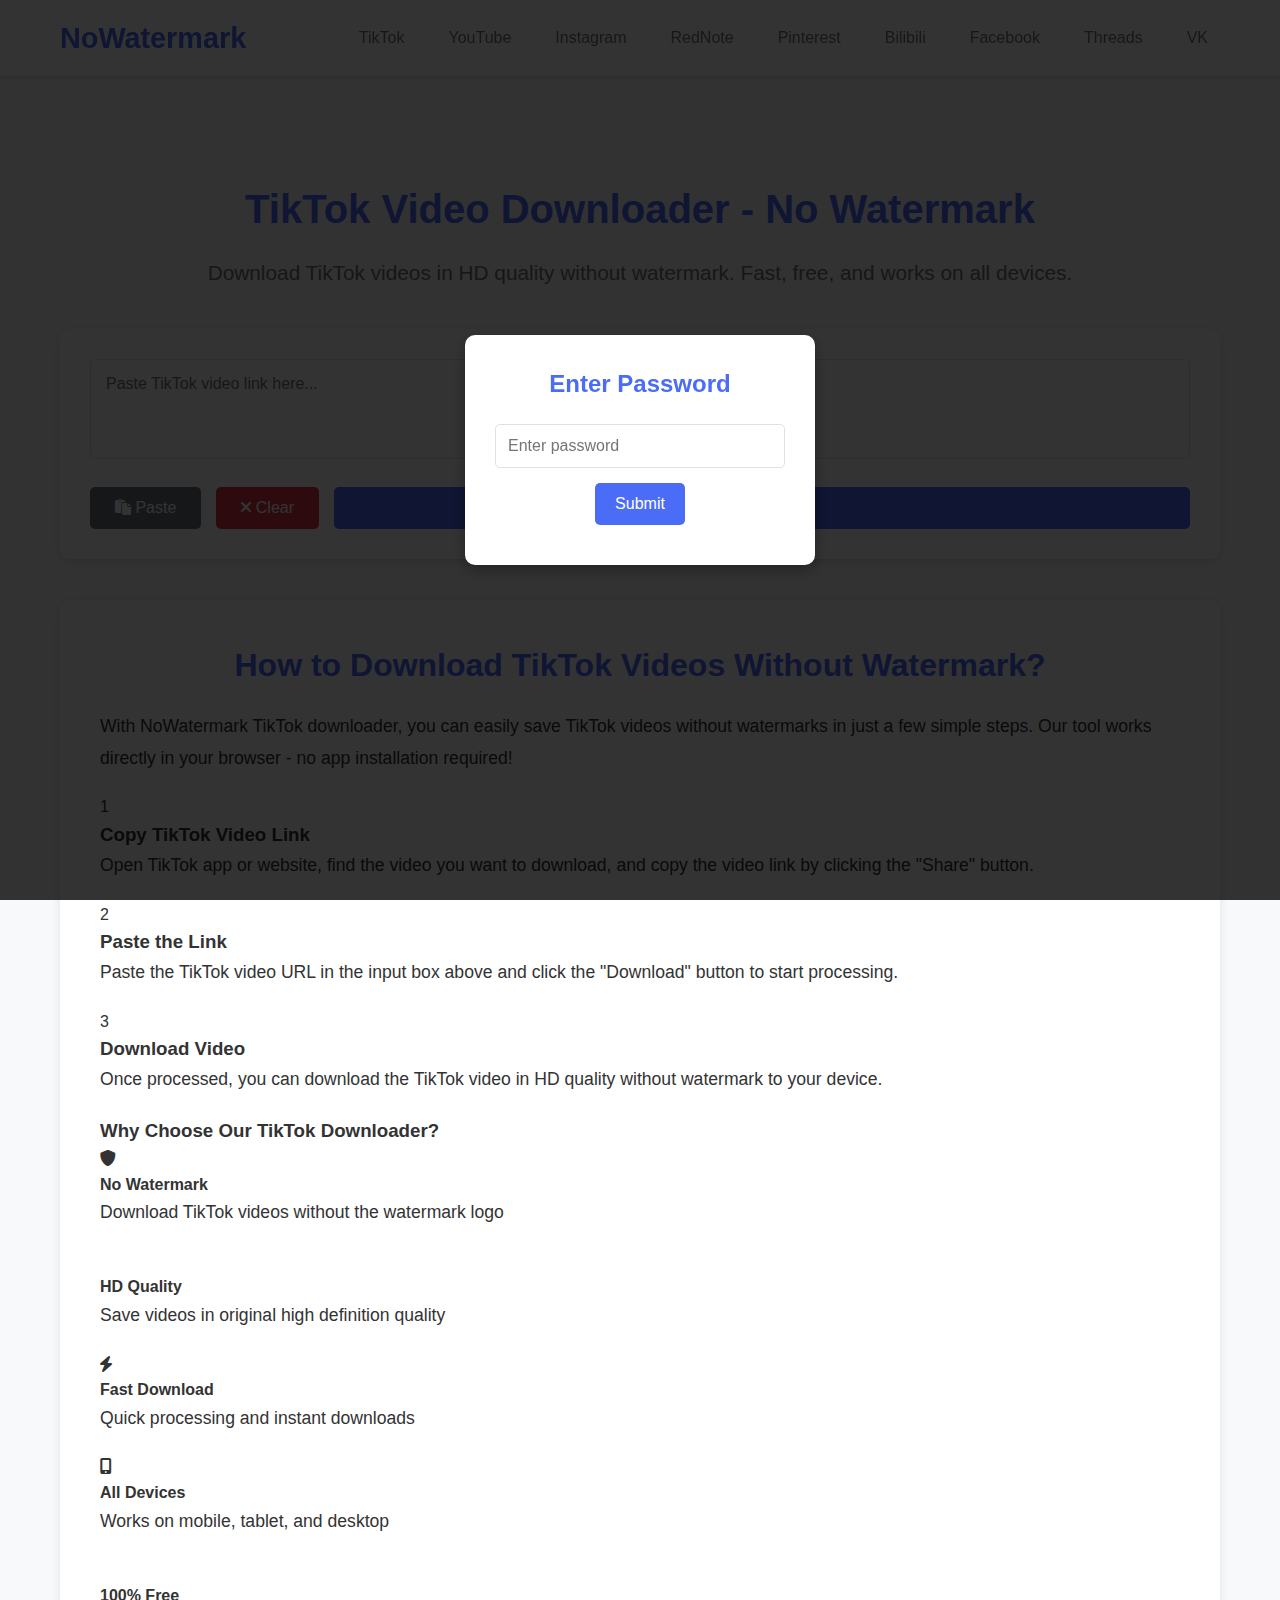
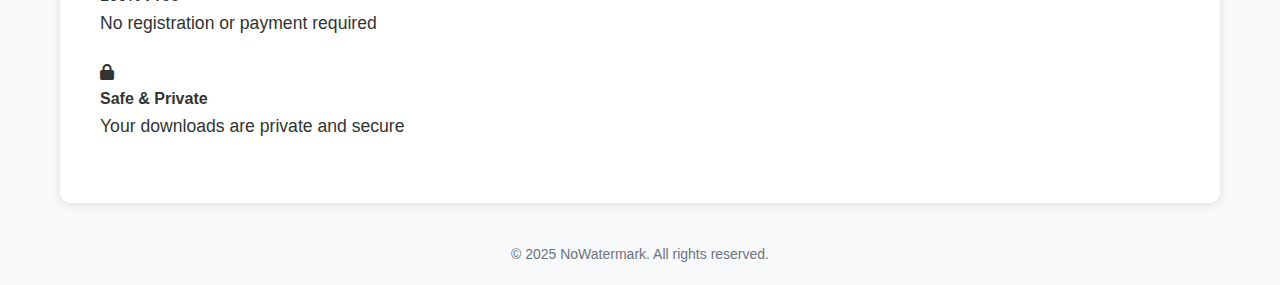
<file: tiktok.html>
<!DOCTYPE html>
<html lang="en">
<head>
    <meta charset="UTF-8">
    <meta name="viewport" content="width=device-width, initial-scale=1.0">
    
    <!-- SEO优化的TDK信息 -->
    <title>TikTok Video Downloader - Download TikTok Videos Without Watermark | NoWatermark</title>
    <meta name="description" content="Download TikTok videos without watermark for free. Save TikTok videos in HD quality, fast and easy. No registration required, works on all devices.">
    <meta name="keywords" content="TikTok downloader, TikTok video downloader, download TikTok without watermark, TikTok HD download, free TikTok downloader, save TikTok videos">
    
    <!-- Open Graph / Facebook -->
    <meta property="og:type" content="website">
    <meta property="og:url" content="https://nowatermark.top/tiktok">
    <meta property="og:title" content="TikTok Video Downloader - No Watermark | NoWatermark">
    <meta property="og:description" content="Download TikTok videos without watermark for free. Save TikTok videos in HD quality instantly.">
    <meta property="og:image" content="https://nowatermark.top/favicon-192.png">

    <!-- Twitter -->
    <meta property="twitter:card" content="summary_large_image">
    <meta property="twitter:url" content="https://nowatermark.top/tiktok">
    <meta property="twitter:title" content="TikTok Video Downloader - No Watermark | NoWatermark">
    <meta property="twitter:description" content="Download TikTok videos without watermark for free. Save TikTok videos in HD quality instantly.">
    <meta property="twitter:image" content="https://nowatermark.top/favicon-192.png">
    
    <!-- Favicon -->
    <link rel="icon" type="image/x-icon" href="/favicon.ico">
    <link rel="icon" type="image/png" sizes="32x32" href="/favicon-32.png">
    <link rel="icon" type="image/png" sizes="16x16" href="/favicon-16.png">
    <link rel="icon" type="image/png" sizes="192x192" href="/favicon-192.png">
    <link rel="apple-touch-icon" sizes="180x180" href="/apple-touch-icon.png">
    
    <!-- Schema.org structured data -->
    <script type="application/ld+json">
    {
      "@context": "https://schema.org",
      "@type": "WebApplication",
      "name": "NoWatermark TikTok Downloader",
      "url": "https://nowatermark.top/tiktok",
      "description": "Free TikTok video downloader that removes watermarks and saves videos in HD quality",
      "applicationCategory": "MultimediaApplication",
      "operatingSystem": "Web Browser",
      "offers": {
        "@type": "Offer",
        "price": "0",
        "priceCurrency": "USD"
      }
    }
    </script>
    
    <link rel="stylesheet" href="css/style.css">
    <link rel="stylesheet" href="https://cdnjs.cloudflare.com/ajax/libs/font-awesome/6.0.0-beta3/css/all.min.css">
</head>
<body>
    <div class="password-modal" id="passwordModal">
        <div class="password-container">
            <h2>Enter Password</h2>
            <input type="password" id="passwordInput" placeholder="Enter password">
            <button id="submitPassword">Submit</button>
            <p id="passwordError" class="error-message"></p>
        </div>
    </div>

    <header class="top-header">
        <div class="container">
            <div class="logo">
                <h1><a href="/" style="text-decoration: none; color: inherit;">NoWatermark</a></h1>
            </div>
            <nav class="platform-nav">
                <a href="tiktok.html" data-platform="tiktok" class="active">TikTok</a>
                <a href="youtube.html" data-platform="youtube">YouTube</a>
                <a href="#" data-platform="instagram">Instagram</a>
                <a href="#" data-platform="rednote">RedNote</a>
                <a href="#" data-platform="pinterest">Pinterest</a>
                <a href="#" data-platform="bilibili">Bilibili</a>
                <a href="#" data-platform="facebook">Facebook</a>
                <a href="#" data-platform="threads">Threads</a>
                <a href="#" data-platform="vk">VK</a>
            </nav>
        </div>
    </header>

    <div class="container">
        <section class="hero-section">
            <h2>TikTok Video Downloader - No Watermark</h2>
            <p class="subtitle">Download TikTok videos in HD quality without watermark. Fast, free, and works on all devices.</p>
        </section>

        <main>
            <div class="input-section">
                <textarea id="urlInput" placeholder="Paste TikTok video link here..."></textarea>
                <div class="button-group">
                    <button id="pasteButton"><i class="fas fa-paste"></i> Paste</button>
                    <button id="clearButton"><i class="fas fa-times"></i> Clear</button>
                    <button id="startButton">Download</button>
                </div>
            </div>

            <div class="result-section" id="resultSection">
                <div class="loader" id="loader">
                    <div class="spinner"></div>
                    <p>Processing TikTok video...</p>
                </div>
                
                <div class="result-content" id="resultContent">
                    <h2 id="videoTitle"></h2>
                    
                    <div class="media-preview">
                        <div class="preview-container">
                            <h3>Video Preview</h3>
                            <div class="video-container" id="videoPreview"></div>
                            <button id="downloadVideo" class="download-button">
                                <i class="fas fa-download"></i> Download Video
                            </button>
                        </div>
                        
                        <div class="preview-container">
                            <h3>Cover Preview</h3>
                            <div class="image-container" id="coverPreview"></div>
                            <button id="downloadCover" class="download-button">
                                <i class="fas fa-download"></i> Download Cover
                            </button>
                        </div>
                    </div>
                </div>
                
                <div class="error-container" id="errorContainer">
                    <p id="errorMessage"></p>
                </div>
            </div>
        </main>

        <section class="how-to-use">
            <h2>How to Download TikTok Videos Without Watermark?</h2>
            <div class="instructions">
                <p>With NoWatermark TikTok downloader, you can easily save TikTok videos without watermarks in just a few simple steps. Our tool works directly in your browser - no app installation required!</p>
                
                <div class="steps">
                    <div class="step">
                        <div class="step-number">1</div>
                        <div class="step-content">
                            <h3>Copy TikTok Video Link</h3>
                            <p>Open TikTok app or website, find the video you want to download, and copy the video link by clicking the "Share" button.</p>
                        </div>
                    </div>
                    
                    <div class="step">
                        <div class="step-number">2</div>
                        <div class="step-content">
                            <h3>Paste the Link</h3>
                            <p>Paste the TikTok video URL in the input box above and click the "Download" button to start processing.</p>
                        </div>
                    </div>
                    
                    <div class="step">
                        <div class="step-number">3</div>
                        <div class="step-content">
                            <h3>Download Video</h3>
                            <p>Once processed, you can download the TikTok video in HD quality without watermark to your device.</p>
                        </div>
                    </div>
                </div>
                
                <div class="features">
                    <h3>Why Choose Our TikTok Downloader?</h3>
                    <div class="feature-grid">
                        <div class="feature-item">
                            <i class="fas fa-shield-alt"></i>
                            <h4>No Watermark</h4>
                            <p>Download TikTok videos without the watermark logo</p>
                        </div>
                        <div class="feature-item">
                            <i class="fas fa-hd-video"></i>
                            <h4>HD Quality</h4>
                            <p>Save videos in original high definition quality</p>
                        </div>
                        <div class="feature-item">
                            <i class="fas fa-bolt"></i>
                            <h4>Fast Download</h4>
                            <p>Quick processing and instant downloads</p>
                        </div>
                        <div class="feature-item">
                            <i class="fas fa-mobile-alt"></i>
                            <h4>All Devices</h4>
                            <p>Works on mobile, tablet, and desktop</p>
                        </div>
                        <div class="feature-item">
                            <i class="fas fa-free"></i>
                            <h4>100% Free</h4>
                            <p>No registration or payment required</p>
                        </div>
                        <div class="feature-item">
                            <i class="fas fa-lock"></i>
                            <h4>Safe & Private</h4>
                            <p>Your downloads are private and secure</p>
                        </div>
                    </div>
                </div>
            </div>
        </section>

        <footer>
            <p>&copy; 2025 NoWatermark. All rights reserved.</p>
        </footer>
    </div>

    <script src="js/script.js"></script>
</body>
</html>
</file>
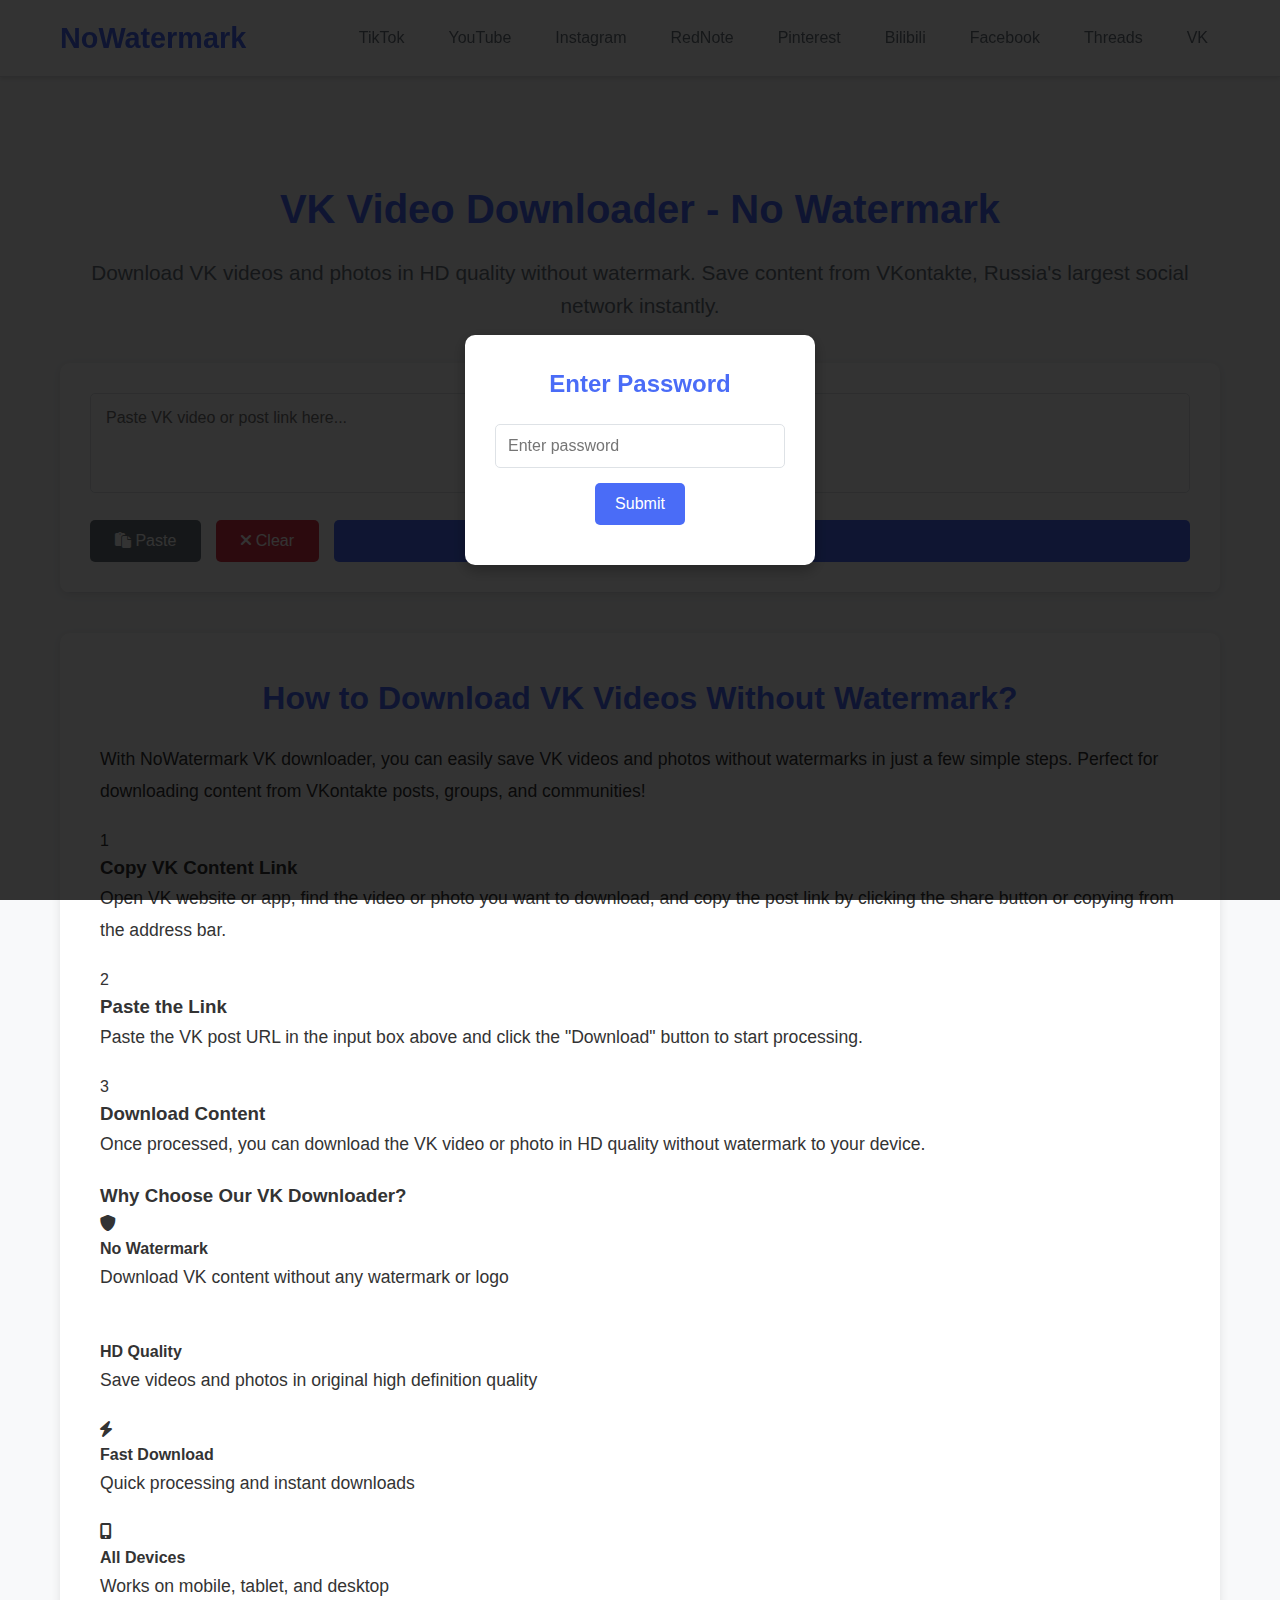
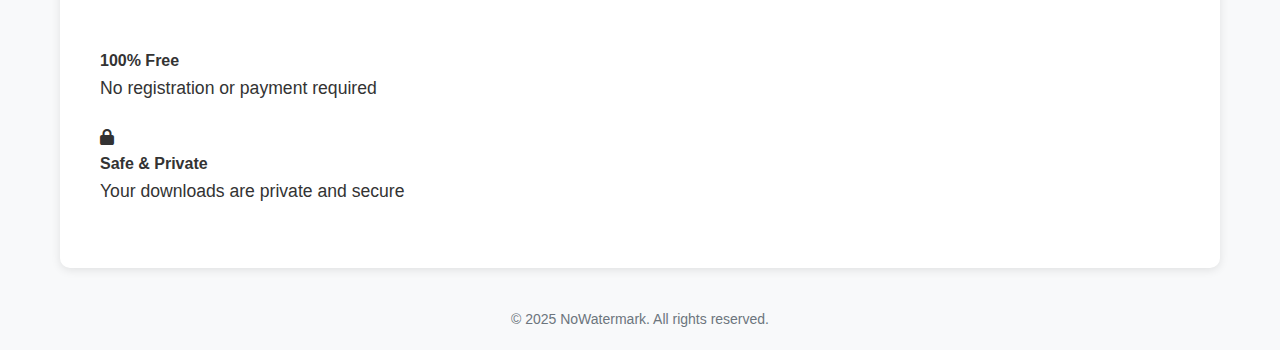
<file: vk.html>
<!DOCTYPE html>
<html lang="en">
<head>
    <meta charset="UTF-8">
    <meta name="viewport" content="width=device-width, initial-scale=1.0">
    
    <!-- SEO优化的TDK信息 -->
    <title>VK Video Downloader - Download VKontakte Videos Without Watermark | NoWatermark</title>
    <meta name="description" content="Download VK videos and photos without watermark for free. Save VKontakte content in HD quality from Russia's largest social network instantly.">
    <meta name="keywords" content="VK downloader, VKontakte video downloader, download VK without watermark, VK HD download, free VK downloader, save VK videos, ВКонтакте downloader">
    
    <!-- Open Graph / Facebook -->
    <meta property="og:type" content="website">
    <meta property="og:url" content="https://nowatermark.top/vk">
    <meta property="og:title" content="VK Video Downloader - No Watermark | NoWatermark">
    <meta property="og:description" content="Download VK videos and photos without watermark for free. Save VKontakte content in HD quality from Russia's largest social network.">
    <meta property="og:image" content="https://nowatermark.top/favicon-192.png">

    <!-- Twitter -->
    <meta property="twitter:card" content="summary_large_image">
    <meta property="twitter:url" content="https://nowatermark.top/vk">
    <meta property="twitter:title" content="VK Video Downloader - No Watermark | NoWatermark">
    <meta property="twitter:description" content="Download VK videos and photos without watermark for free. Save VKontakte content in HD quality from Russia's largest social network.">
    <meta property="twitter:image" content="https://nowatermark.top/favicon-192.png">
    
    <!-- Favicon -->
    <link rel="icon" type="image/x-icon" href="/favicon.ico">
    <link rel="icon" type="image/png" sizes="32x32" href="/favicon-32.png">
    <link rel="icon" type="image/png" sizes="16x16" href="/favicon-16.png">
    <link rel="icon" type="image/png" sizes="192x192" href="/favicon-192.png">
    <link rel="apple-touch-icon" sizes="180x180" href="/apple-touch-icon.png">
    
    <!-- Schema.org structured data -->
    <script type="application/ld+json">
    {
      "@context": "https://schema.org",
      "@type": "WebApplication",
      "name": "NoWatermark VK Downloader",
      "url": "https://nowatermark.top/vk",
      "description": "Free VK video and photo downloader that removes watermarks and saves content in HD quality",
      "applicationCategory": "MultimediaApplication",
      "operatingSystem": "Web Browser",
      "offers": {
        "@type": "Offer",
        "price": "0",
        "priceCurrency": "USD"
      }
    }
    </script>
    
    <!-- Google Analytics -->
    <script async src="https://www.googletagmanager.com/gtag/js?id=GA_MEASUREMENT_ID"></script>
    <script>
      window.dataLayer = window.dataLayer || [];
      function gtag(){dataLayer.push(arguments);}
      gtag('js', new Date());
      gtag('config', 'GA_MEASUREMENT_ID');
    </script>
    
    <link rel="stylesheet" href="css/style.css">
    <link rel="stylesheet" href="https://cdnjs.cloudflare.com/ajax/libs/font-awesome/6.0.0-beta3/css/all.min.css">
</head>
<body>
    <div class="password-modal" id="passwordModal">
        <div class="password-container">
            <h2>Enter Password</h2>
            <input type="password" id="passwordInput" placeholder="Enter password">
            <button id="submitPassword">Submit</button>
            <p id="passwordError" class="error-message"></p>
        </div>
    </div>

    <header class="top-header">
        <div class="container">
            <div class="logo">
                <h1><a href="index.html" style="text-decoration: none; color: inherit;">NoWatermark</a></h1>
            </div>
            <nav class="platform-nav">
                <a href="tiktok.html" data-platform="tiktok">TikTok</a>
                <a href="youtube.html" data-platform="youtube">YouTube</a>
                <a href="instagram.html" data-platform="instagram">Instagram</a>
                <a href="rednote.html" data-platform="rednote">RedNote</a>
                <a href="pinterest.html" data-platform="pinterest">Pinterest</a>
                <a href="bilibili.html" data-platform="bilibili">Bilibili</a>
                <a href="facebook.html" data-platform="facebook">Facebook</a>
                <a href="threads.html" data-platform="threads">Threads</a>
                <a href="vk.html" data-platform="vk" class="active">VK</a>
            </nav>
        </div>
    </header>

    <div class="container">
        <section class="hero-section">
            <h2>VK Video Downloader - No Watermark</h2>
            <p class="subtitle">Download VK videos and photos in HD quality without watermark. Save content from VKontakte, Russia's largest social network instantly.</p>
        </section>

        <main>
            <div class="input-section">
                <textarea id="urlInput" placeholder="Paste VK video or post link here..."></textarea>
                <div class="button-group">
                    <button id="pasteButton"><i class="fas fa-paste"></i> Paste</button>
                    <button id="clearButton"><i class="fas fa-times"></i> Clear</button>
                    <button id="startButton">Download</button>
                </div>
            </div>

            <div class="result-section" id="resultSection">
                <div class="loader" id="loader">
                    <div class="spinner"></div>
                    <p>Processing VK content...</p>
                </div>
                
                <div class="result-content" id="resultContent">
                    <h2 id="videoTitle"></h2>
                    
                    <div class="media-preview">
                        <div class="preview-container">
                            <h3>Video Preview</h3>
                            <div class="video-container" id="videoPreview"></div>
                            <button id="downloadVideo" class="download-button">
                                <i class="fas fa-download"></i> Download Video
                            </button>
                        </div>
                        
                        <div class="preview-container">
                            <h3>Photo Preview</h3>
                            <div class="image-container" id="coverPreview"></div>
                            <button id="downloadCover" class="download-button">
                                <i class="fas fa-download"></i> Download Photo
                            </button>
                        </div>
                    </div>
                </div>
                
                <div class="error-container" id="errorContainer">
                    <p id="errorMessage"></p>
                </div>
            </div>
        </main>

        <section class="how-to-use">
            <h2>How to Download VK Videos Without Watermark?</h2>
            <div class="instructions">
                <p>With NoWatermark VK downloader, you can easily save VK videos and photos without watermarks in just a few simple steps. Perfect for downloading content from VKontakte posts, groups, and communities!</p>
                
                <div class="steps">
                    <div class="step">
                        <div class="step-number">1</div>
                        <div class="step-content">
                            <h3>Copy VK Content Link</h3>
                            <p>Open VK website or app, find the video or photo you want to download, and copy the post link by clicking the share button or copying from the address bar.</p>
                        </div>
                    </div>
                    
                    <div class="step">
                        <div class="step-number">2</div>
                        <div class="step-content">
                            <h3>Paste the Link</h3>
                            <p>Paste the VK post URL in the input box above and click the "Download" button to start processing.</p>
                        </div>
                    </div>
                    
                    <div class="step">
                        <div class="step-number">3</div>
                        <div class="step-content">
                            <h3>Download Content</h3>
                            <p>Once processed, you can download the VK video or photo in HD quality without watermark to your device.</p>
                        </div>
                    </div>
                </div>
                
                <div class="features">
                    <h3>Why Choose Our VK Downloader?</h3>
                    <div class="feature-grid">
                        <div class="feature-item">
                            <i class="fas fa-shield-alt"></i>
                            <h4>No Watermark</h4>
                            <p>Download VK content without any watermark or logo</p>
                        </div>
                        <div class="feature-item">
                            <i class="fas fa-hd-video"></i>
                            <h4>HD Quality</h4>
                            <p>Save videos and photos in original high definition quality</p>
                        </div>
                        <div class="feature-item">
                            <i class="fas fa-bolt"></i>
                            <h4>Fast Download</h4>
                            <p>Quick processing and instant downloads</p>
                        </div>
                        <div class="feature-item">
                            <i class="fas fa-mobile-alt"></i>
                            <h4>All Devices</h4>
                            <p>Works on mobile, tablet, and desktop</p>
                        </div>
                        <div class="feature-item">
                            <i class="fas fa-free"></i>
                            <h4>100% Free</h4>
                            <p>No registration or payment required</p>
                        </div>
                        <div class="feature-item">
                            <i class="fas fa-lock"></i>
                            <h4>Safe & Private</h4>
                            <p>Your downloads are private and secure</p>
                        </div>
                    </div>
                </div>
            </div>
        </section>

        <footer>
            <p>&copy; 2025 NoWatermark. All rights reserved.</p>
        </footer>
    </div>

    <script src="js/script.js"></script>
</body>
</html>
</file>
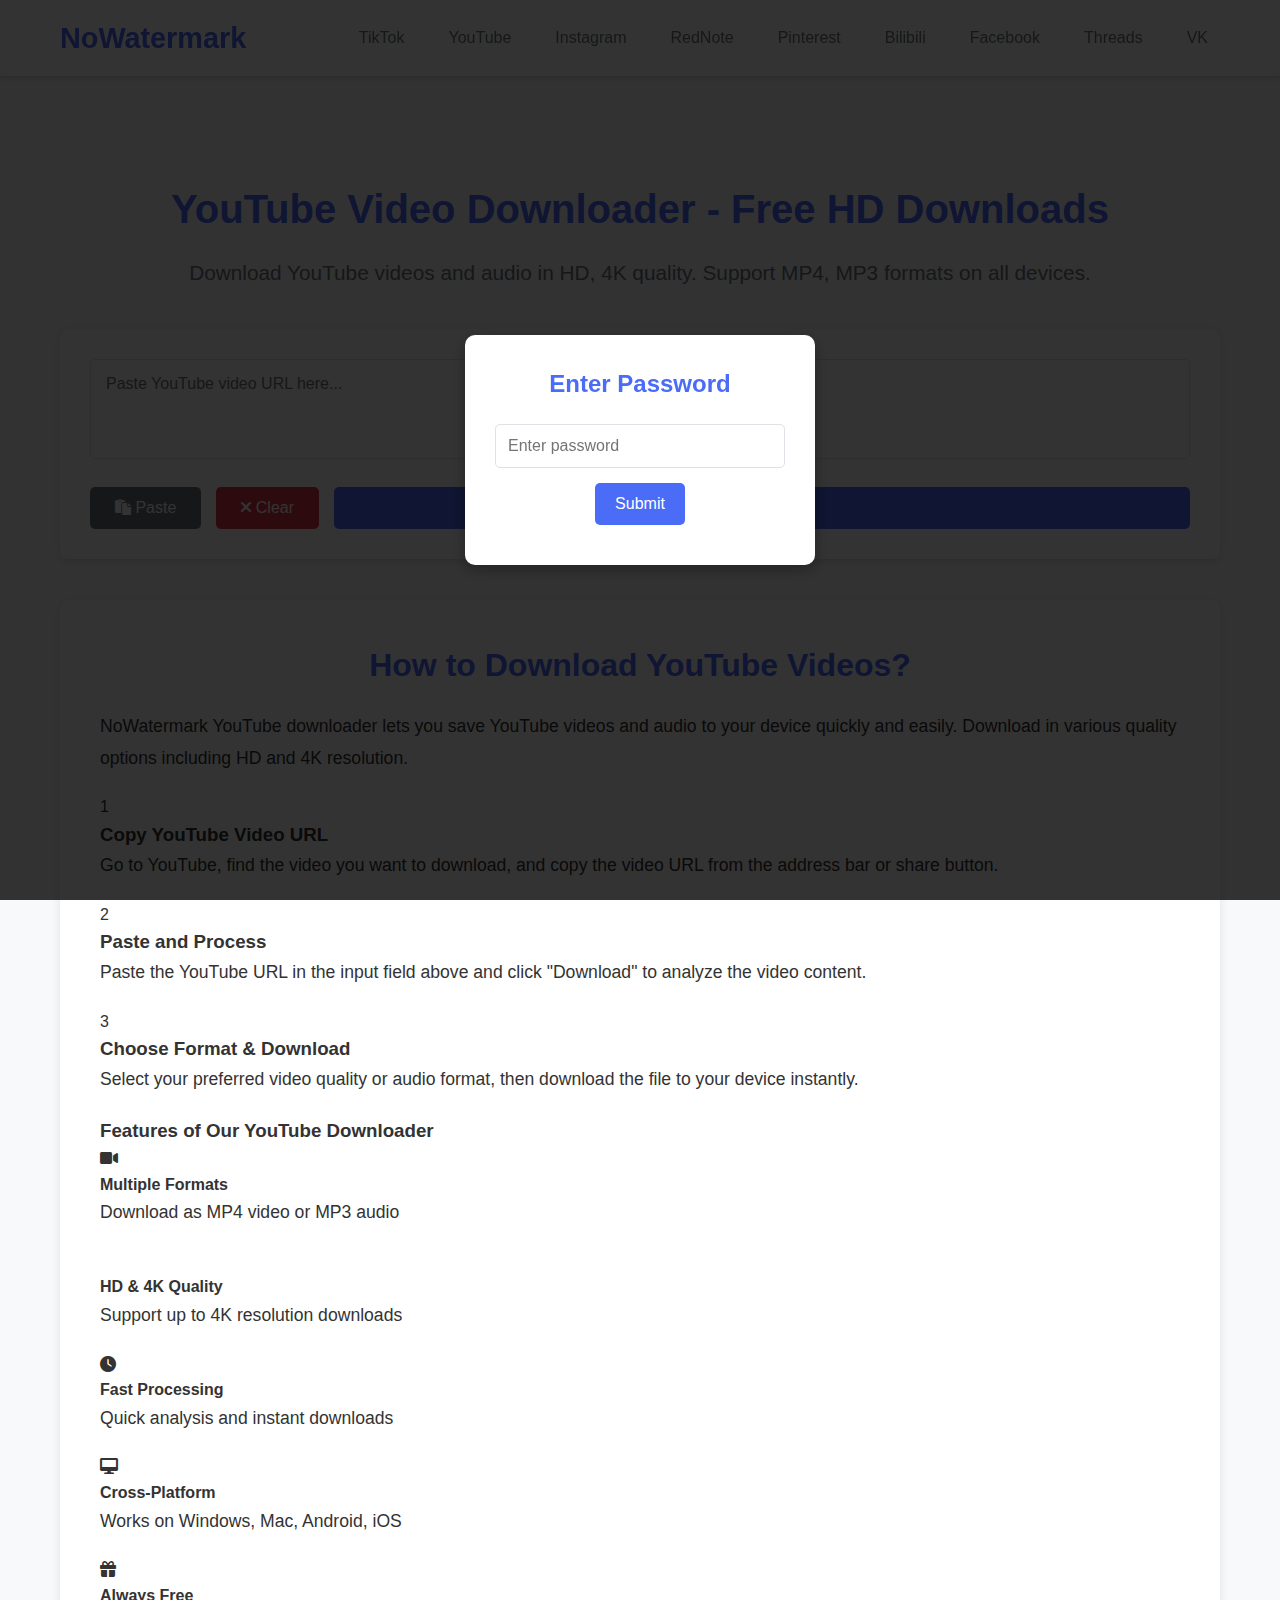
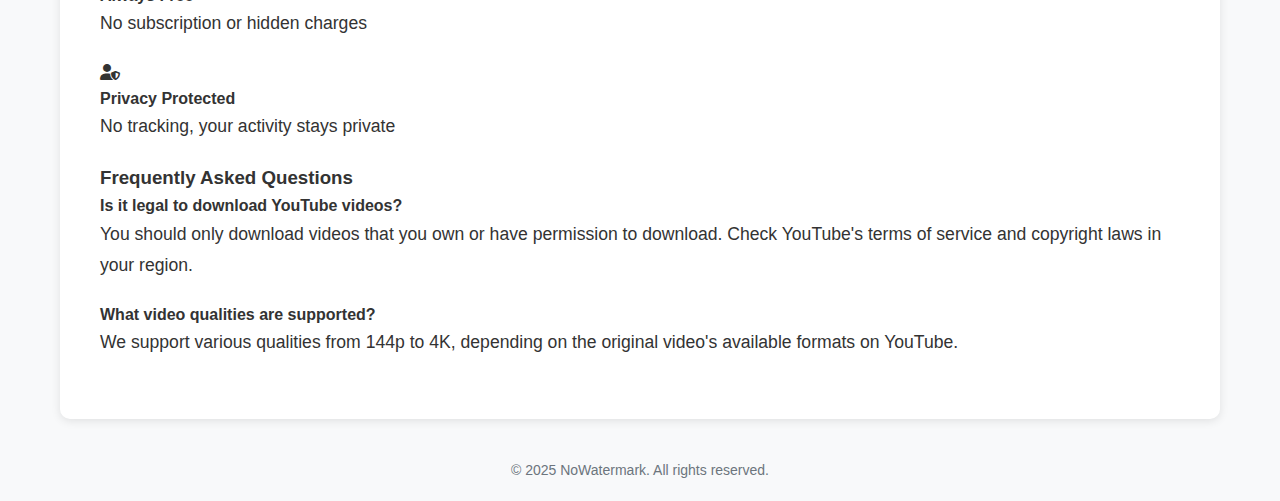
<file: youtube.html>
<!DOCTYPE html>
<html lang="en">
<head>
    <meta charset="UTF-8">
    <meta name="viewport" content="width=device-width, initial-scale=1.0">
    
    <!-- SEO优化的TDK信息 -->
    <title>YouTube Video Downloader - Download YouTube Videos & Audio | NoWatermark</title>
    <meta name="description" content="Download YouTube videos and audio for free. Save YouTube content in HD/4K quality, MP4 and MP3 formats. Fast, secure, and works on all devices.">
    <meta name="keywords" content="YouTube downloader, YouTube video downloader, download YouTube videos, YouTube to MP4, YouTube to MP3, free YouTube downloader, save YouTube videos">
    
    <!-- Open Graph / Facebook -->
    <meta property="og:type" content="website">
    <meta property="og:url" content="https://nowatermark.top/youtube">
    <meta property="og:title" content="YouTube Video Downloader - Free HD Downloads | NoWatermark">
    <meta property="og:description" content="Download YouTube videos and audio for free in HD/4K quality. Fast and secure YouTube downloader.">
    <meta property="og:image" content="https://nowatermark.top/favicon-192.png">

    <!-- Twitter -->
    <meta property="twitter:card" content="summary_large_image">
    <meta property="twitter:url" content="https://nowatermark.top/youtube">
    <meta property="twitter:title" content="YouTube Video Downloader - Free HD Downloads | NoWatermark">
    <meta property="twitter:description" content="Download YouTube videos and audio for free in HD/4K quality. Fast and secure YouTube downloader.">
    <meta property="twitter:image" content="https://nowatermark.top/favicon-192.png">
    
    <!-- Favicon -->
    <link rel="icon" type="image/x-icon" href="/favicon.ico">
    <link rel="icon" type="image/png" sizes="32x32" href="/favicon-32.png">
    <link rel="icon" type="image/png" sizes="16x16" href="/favicon-16.png">
    <link rel="icon" type="image/png" sizes="192x192" href="/favicon-192.png">
    <link rel="apple-touch-icon" sizes="180x180" href="/apple-touch-icon.png">
    
    <!-- Schema.org structured data -->
    <script type="application/ld+json">
    {
      "@context": "https://schema.org",
      "@type": "WebApplication",
      "name": "NoWatermark YouTube Downloader",
      "url": "https://nowatermark.top/youtube",
      "description": "Free YouTube video and audio downloader with HD/4K quality support",
      "applicationCategory": "MultimediaApplication",
      "operatingSystem": "Web Browser",
      "offers": {
        "@type": "Offer",
        "price": "0",
        "priceCurrency": "USD"
      }
    }
    </script>
    
    <link rel="stylesheet" href="css/style.css">
    <link rel="stylesheet" href="https://cdnjs.cloudflare.com/ajax/libs/font-awesome/6.0.0-beta3/css/all.min.css">
</head>
<body>
    <div class="password-modal" id="passwordModal">
        <div class="password-container">
            <h2>Enter Password</h2>
            <input type="password" id="passwordInput" placeholder="Enter password">
            <button id="submitPassword">Submit</button>
            <p id="passwordError" class="error-message"></p>
        </div>
    </div>

    <header class="top-header">
        <div class="container">
            <div class="logo">
                <h1><a href="/" style="text-decoration: none; color: inherit;">NoWatermark</a></h1>
            </div>
            <nav class="platform-nav">
                <a href="tiktok.html" data-platform="tiktok">TikTok</a>
                <a href="youtube.html" data-platform="youtube" class="active">YouTube</a>
                <a href="#" data-platform="instagram">Instagram</a>
                <a href="#" data-platform="rednote">RedNote</a>
                <a href="#" data-platform="pinterest">Pinterest</a>
                <a href="#" data-platform="bilibili">Bilibili</a>
                <a href="#" data-platform="facebook">Facebook</a>
                <a href="#" data-platform="threads">Threads</a>
                <a href="#" data-platform="vk">VK</a>
            </nav>
        </div>
    </header>

    <div class="container">
        <section class="hero-section">
            <h2>YouTube Video Downloader - Free HD Downloads</h2>
            <p class="subtitle">Download YouTube videos and audio in HD, 4K quality. Support MP4, MP3 formats on all devices.</p>
        </section>

        <main>
            <div class="input-section">
                <textarea id="urlInput" placeholder="Paste YouTube video URL here..."></textarea>
                <div class="button-group">
                    <button id="pasteButton"><i class="fas fa-paste"></i> Paste</button>
                    <button id="clearButton"><i class="fas fa-times"></i> Clear</button>
                    <button id="startButton">Download</button>
                </div>
            </div>

            <div class="result-section" id="resultSection">
                <div class="loader" id="loader">
                    <div class="spinner"></div>
                    <p>Processing YouTube video...</p>
                </div>
                
                <div class="result-content" id="resultContent">
                    <h2 id="videoTitle"></h2>
                    
                    <div class="media-preview">
                        <div class="preview-container">
                            <h3>Video Preview</h3>
                            <div class="video-container" id="videoPreview"></div>
                            <button id="downloadVideo" class="download-button">
                                <i class="fas fa-download"></i> Download Video
                            </button>
                        </div>
                        
                        <div class="preview-container">
                            <h3>Thumbnail Preview</h3>
                            <div class="image-container" id="coverPreview"></div>
                            <button id="downloadCover" class="download-button">
                                <i class="fas fa-download"></i> Download Thumbnail
                            </button>
                        </div>
                    </div>
                </div>
                
                <div class="error-container" id="errorContainer">
                    <p id="errorMessage"></p>
                </div>
            </div>
        </main>

        <section class="how-to-use">
            <h2>How to Download YouTube Videos?</h2>
            <div class="instructions">
                <p>NoWatermark YouTube downloader lets you save YouTube videos and audio to your device quickly and easily. Download in various quality options including HD and 4K resolution.</p>
                
                <div class="steps">
                    <div class="step">
                        <div class="step-number">1</div>
                        <div class="step-content">
                            <h3>Copy YouTube Video URL</h3>
                            <p>Go to YouTube, find the video you want to download, and copy the video URL from the address bar or share button.</p>
                        </div>
                    </div>
                    
                    <div class="step">
                        <div class="step-number">2</div>
                        <div class="step-content">
                            <h3>Paste and Process</h3>
                            <p>Paste the YouTube URL in the input field above and click "Download" to analyze the video content.</p>
                        </div>
                    </div>
                    
                    <div class="step">
                        <div class="step-number">3</div>
                        <div class="step-content">
                            <h3>Choose Format & Download</h3>
                            <p>Select your preferred video quality or audio format, then download the file to your device instantly.</p>
                        </div>
                    </div>
                </div>
                
                <div class="features">
                    <h3>Features of Our YouTube Downloader</h3>
                    <div class="feature-grid">
                        <div class="feature-item">
                            <i class="fas fa-video"></i>
                            <h4>Multiple Formats</h4>
                            <p>Download as MP4 video or MP3 audio</p>
                        </div>
                        <div class="feature-item">
                            <i class="fas fa-hd-video"></i>
                            <h4>HD & 4K Quality</h4>
                            <p>Support up to 4K resolution downloads</p>
                        </div>
                        <div class="feature-item">
                            <i class="fas fa-clock"></i>
                            <h4>Fast Processing</h4>
                            <p>Quick analysis and instant downloads</p>
                        </div>
                        <div class="feature-item">
                            <i class="fas fa-desktop"></i>
                            <h4>Cross-Platform</h4>
                            <p>Works on Windows, Mac, Android, iOS</p>
                        </div>
                        <div class="feature-item">
                            <i class="fas fa-gift"></i>
                            <h4>Always Free</h4>
                            <p>No subscription or hidden charges</p>
                        </div>
                        <div class="feature-item">
                            <i class="fas fa-user-shield"></i>
                            <h4>Privacy Protected</h4>
                            <p>No tracking, your activity stays private</p>
                        </div>
                    </div>
                </div>
                
                <div class="faq-section">
                    <h3>Frequently Asked Questions</h3>
                    <div class="faq-item">
                        <h4>Is it legal to download YouTube videos?</h4>
                        <p>You should only download videos that you own or have permission to download. Check YouTube's terms of service and copyright laws in your region.</p>
                    </div>
                    <div class="faq-item">
                        <h4>What video qualities are supported?</h4>
                        <p>We support various qualities from 144p to 4K, depending on the original video's available formats on YouTube.</p>
                    </div>
                </div>
            </div>
        </section>

        <footer>
            <p>&copy; 2025 NoWatermark. All rights reserved.</p>
        </footer>
    </div>

    <script src="js/script.js"></script>
</body>
</html>
</file>
<file: css/style.css>
:root {
    --primary-color: #4a6cf7;
    --secondary-color: #6c757d;
    --background-color: #f8f9fa;
    --text-color: #333;
    --border-color: #dee2e6;
    --success-color: #28a745;
    --error-color: #dc3545;
    --shadow-color: rgba(0, 0, 0, 0.1);
}

* {
    margin: 0;
    padding: 0;
    box-sizing: border-box;
    font-family: 'Segoe UI', Tahoma, Geneva, Verdana, sans-serif;
}

body {
    background-color: var(--background-color);
    color: var(--text-color);
    line-height: 1.6;
    margin: 0;
    padding: 0;
}

/* Top Header */
.top-header {
    background-color: white;
    border-bottom: 1px solid var(--border-color);
    box-shadow: 0 2px 4px rgba(0, 0, 0, 0.1);
    position: sticky;
    top: 0;
    z-index: 998;
    width: 100%;
}

.top-header .container {
    display: flex;
    justify-content: space-between;
    align-items: center;
    padding: 15px 20px;
    max-width: 1200px;
    margin: 0 auto;
    width: 100%;
}

.top-header .logo h1 {
    color: var(--primary-color);
    font-size: 1.8rem;
    margin: 0;
}

.platform-nav {
    display: flex;
    gap: 20px;
    flex-wrap: wrap;
    align-items: center;
}

.platform-nav a {
    color: var(--secondary-color);
    text-decoration: none;
    font-weight: 500;
    padding: 8px 12px;
    border-radius: 5px;
    transition: all 0.3s ease;
    white-space: nowrap;
}

.platform-nav a:hover {
    background-color: var(--primary-color);
    color: white;
}

.container {
    max-width: 1200px;
    margin: 0 auto;
    padding: 20px;
}

/* Hero Section */
.hero-section {
    text-align: center;
    margin: 40px 0;
}

.hero-section h2 {
    font-size: 2.5rem;
    color: var(--primary-color);
    margin-bottom: 15px;
    font-weight: 700;
}

.hero-section .subtitle {
    font-size: 1.3rem;
    color: var(--secondary-color);
    margin-bottom: 20px;
    font-weight: 400;
}

/* Password Modal */
.password-modal {
    position: fixed;
    top: 0;
    left: 0;
    width: 100%;
    height: 100%;
    background-color: rgba(0, 0, 0, 0.8);
    display: flex;
    justify-content: center;
    align-items: center;
    z-index: 1000;
}

.password-container {
    background-color: white;
    padding: 30px;
    border-radius: 10px;
    width: 350px;
    text-align: center;
    box-shadow: 0 5px 15px rgba(0, 0, 0, 0.3);
}

.password-container h2 {
    margin-bottom: 20px;
    color: var(--primary-color);
}

.password-container input {
    width: 100%;
    padding: 12px;
    margin-bottom: 15px;
    border: 1px solid var(--border-color);
    border-radius: 5px;
    font-size: 16px;
}

.password-container button {
    background-color: var(--primary-color);
    color: white;
    border: none;
    padding: 12px 20px;
    border-radius: 5px;
    cursor: pointer;
    font-size: 16px;
    transition: background-color 0.3s;
}

.password-container button:hover {
    background-color: #3a5bd9;
}

.error-message {
    color: var(--error-color);
    margin-top: 10px;
    font-size: 14px;
}

/* Header */
header {
    text-align: center;
    margin-bottom: 40px;
    display: none; /* Hide old header */
}

.logo h1 {
    font-size: 2.5rem;
    color: var(--primary-color);
    margin-bottom: 10px;
}

.logo p {
    font-size: 1.2rem;
    color: var(--secondary-color);
}

/* Main Content */
main {
    background-color: white;
    border-radius: 10px;
    box-shadow: 0 2px 10px var(--shadow-color);
    overflow: hidden;
}

.input-section {
    padding: 30px;
    border-bottom: 1px solid var(--border-color);
}

textarea {
    width: 100%;
    height: 100px;
    padding: 15px;
    border: 1px solid var(--border-color);
    border-radius: 5px;
    resize: none;
    font-size: 16px;
    margin-bottom: 20px;
}

.button-group {
    display: flex;
    gap: 15px;
}

#clearButton {
    background-color: #dc3545;
    color: white;
}

#clearButton:hover {
    background-color: #c82333;
}

button {
    padding: 12px 25px;
    border: none;
    border-radius: 5px;
    cursor: pointer;
    font-size: 16px;
    font-weight: 500;
    transition: all 0.3s ease;
}

#pasteButton {
    background-color: var(--secondary-color);
    color: white;
}

#pasteButton:hover {
    background-color: #5a6268;
}

#startButton {
    background-color: var(--primary-color);
    color: white;
    flex-grow: 1;
}

#startButton:hover {
    background-color: #3a5bd9;
}

/* Result Section */
.result-section {
    padding: 30px;
    display: none;
}

.loader {
    display: flex;
    flex-direction: column;
    align-items: center;
    justify-content: center;
    padding: 40px 0;
}

.spinner {
    border: 4px solid rgba(0, 0, 0, 0.1);
    border-radius: 50%;
    border-top: 4px solid var(--primary-color);
    width: 40px;
    height: 40px;
    animation: spin 1s linear infinite;
    margin-bottom: 15px;
}

@keyframes spin {
    0% { transform: rotate(0deg); }
    100% { transform: rotate(360deg); }
}

.result-content {
    display: none;
}

#videoTitle {
    font-size: 1.8rem;
    margin-bottom: 25px;
    color: var(--text-color);
    text-align: center;
}

.media-preview {
    display: flex;
    gap: 30px;
    flex-wrap: wrap;
}

.preview-container {
    flex: 1;
    min-width: 300px;
}

.preview-container h3 {
    margin-bottom: 15px;
    color: var(--secondary-color);
}

.video-container, .image-container {
    width: 100%;
    background-color: #f1f1f1;
    border-radius: 5px;
    overflow: hidden;
    margin-bottom: 15px;
    position: relative;
    padding-top: 56.25%; /* 16:9 Aspect Ratio */
}

.video-container video, .image-container img {
    position: absolute;
    top: 0;
    left: 0;
    width: 100%;
    height: 100%;
    object-fit: contain;
}

.download-button {
    width: 100%;
    background-color: var(--success-color);
    color: white;
    padding: 12px;
    border-radius: 5px;
    display: flex;
    justify-content: center;
    align-items: center;
    gap: 10px;
}

.download-button:hover {
    background-color: #218838;
}

.error-container {
    display: none;
    text-align: center;
    padding: 30px;
}

#errorMessage {
    color: var(--error-color);
    font-size: 18px;
}

/* How to Use Section */
.how-to-use {
    background-color: white;
    border-radius: 10px;
    box-shadow: 0 2px 10px var(--shadow-color);
    padding: 40px;
    margin: 40px auto;
    max-width: 1200px;
}

.how-to-use h2 {
    color: var(--primary-color);
    font-size: 2rem;
    margin-bottom: 20px;
    text-align: center;
}

.instructions p {
    font-size: 1.1rem;
    line-height: 1.8;
    color: var(--text-color);
    margin-bottom: 20px;
}

.supported-platforms {
    margin-top: 30px;
}

.supported-platforms h3 {
    color: var(--secondary-color);
    font-size: 1.5rem;
    margin-bottom: 15px;
    text-align: center;
}

.platform-grid {
    display: flex;
    flex-wrap: wrap;
    gap: 10px;
    justify-content: center;
    align-items: center;
}

.platform-tag {
    background-color: #f8f9fa;
    color: var(--primary-color);
    padding: 8px 15px;
    border-radius: 20px;
    font-size: 0.9rem;
    font-weight: 500;
    border: 1px solid var(--border-color);
}

.platform-tag:last-child {
    background-color: var(--primary-color);
    color: white;
    font-weight: 600;
}

/* Footer */
footer {
    text-align: center;
    margin-top: 40px;
    color: var(--secondary-color);
    font-size: 14px;
}

/* Responsive Design */
@media (max-width: 768px) {
    .container {
        padding: 15px;
    }
    
    .top-header .container {
        flex-direction: column;
        gap: 15px;
    }
    
    .platform-nav {
        justify-content: center;
        gap: 10px;
    }
    
    .platform-nav a {
        font-size: 0.9rem;
        padding: 6px 10px;
    }
    
    .hero-section h2 {
        font-size: 2rem;
    }
    
    .hero-section .subtitle {
        font-size: 1.1rem;
    }
    
    .media-preview {
        flex-direction: column;
        gap: 20px;
    }
    
    .preview-container {
        min-width: 100%;
    }
    
    .button-group {
        flex-direction: column;
    }
    
    #pasteButton, #clearButton, #startButton {
        width: 100%;
    }
    
    .how-to-use {
        padding: 25px;
    }
    
    .platform-grid {
        gap: 8px;
    }
    
    .platform-tag {
        font-size: 0.8rem;
        padding: 6px 12px;
    }
}
</file>
